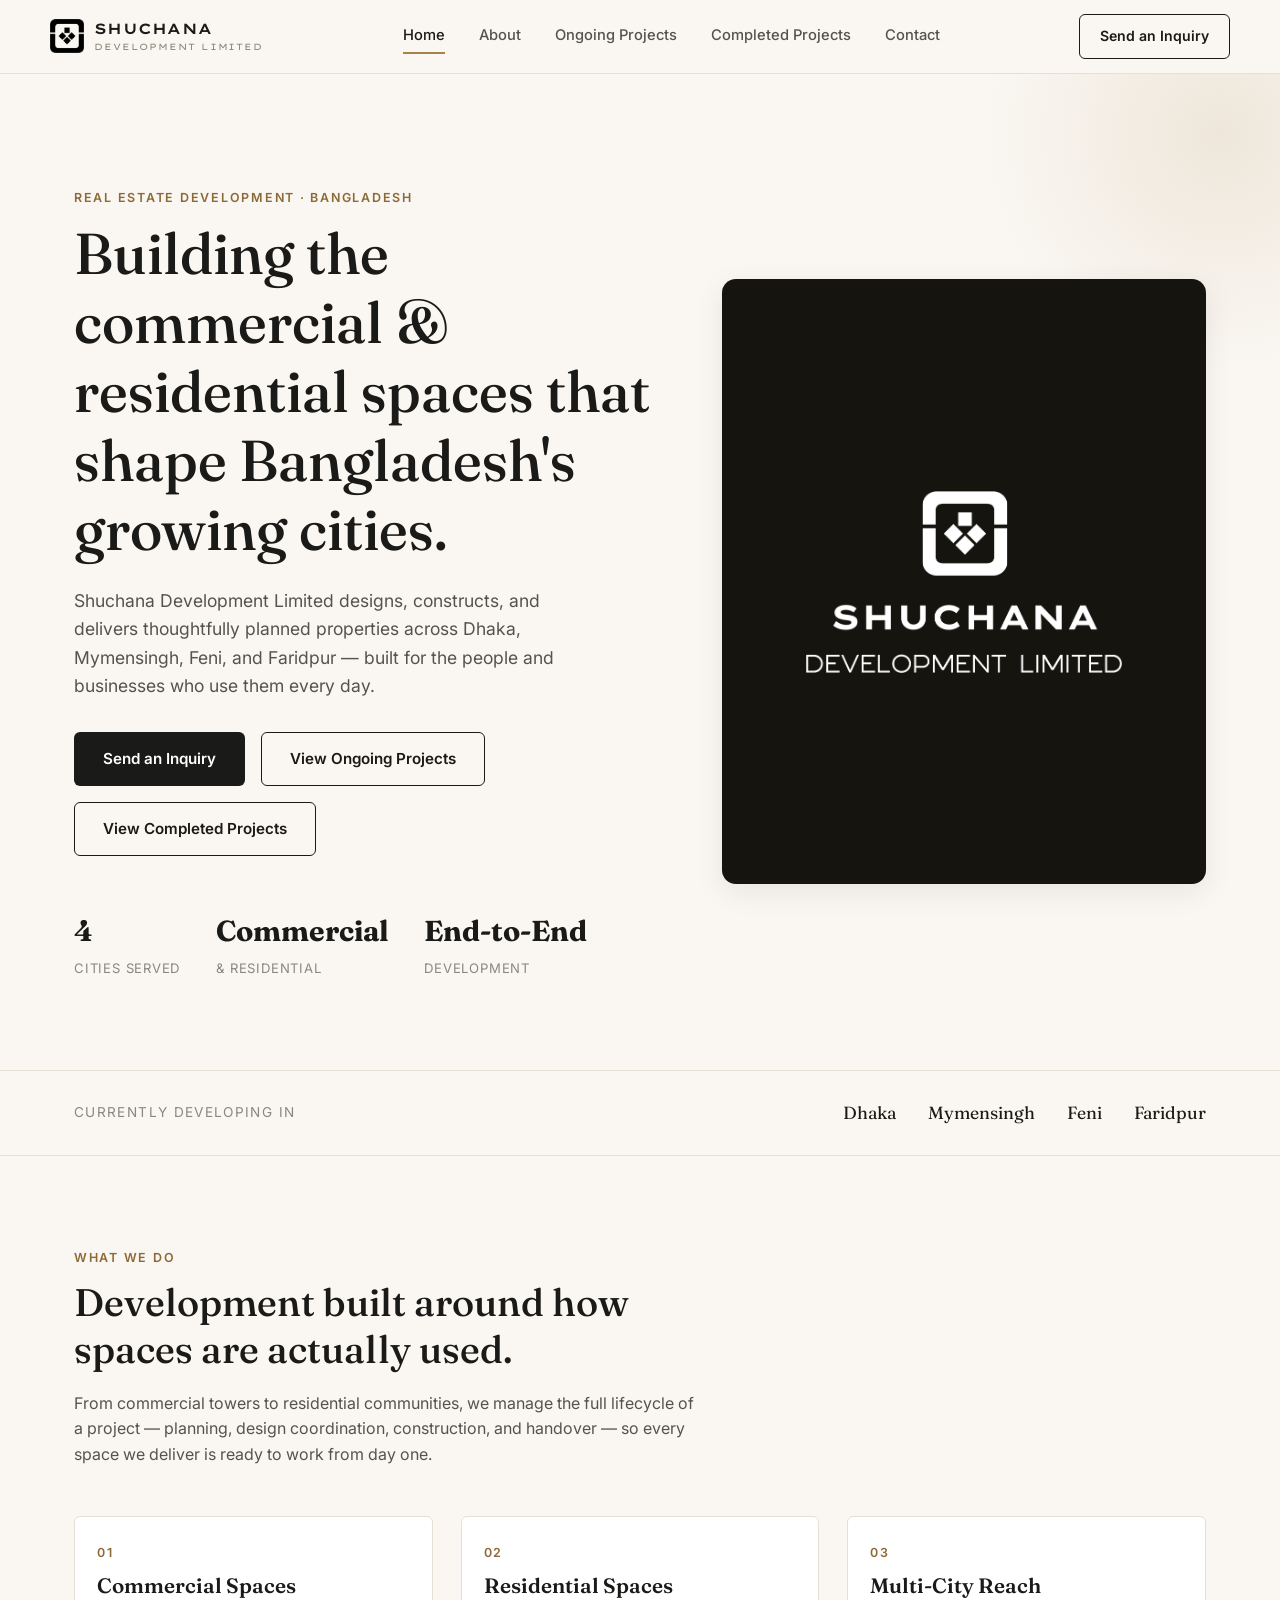
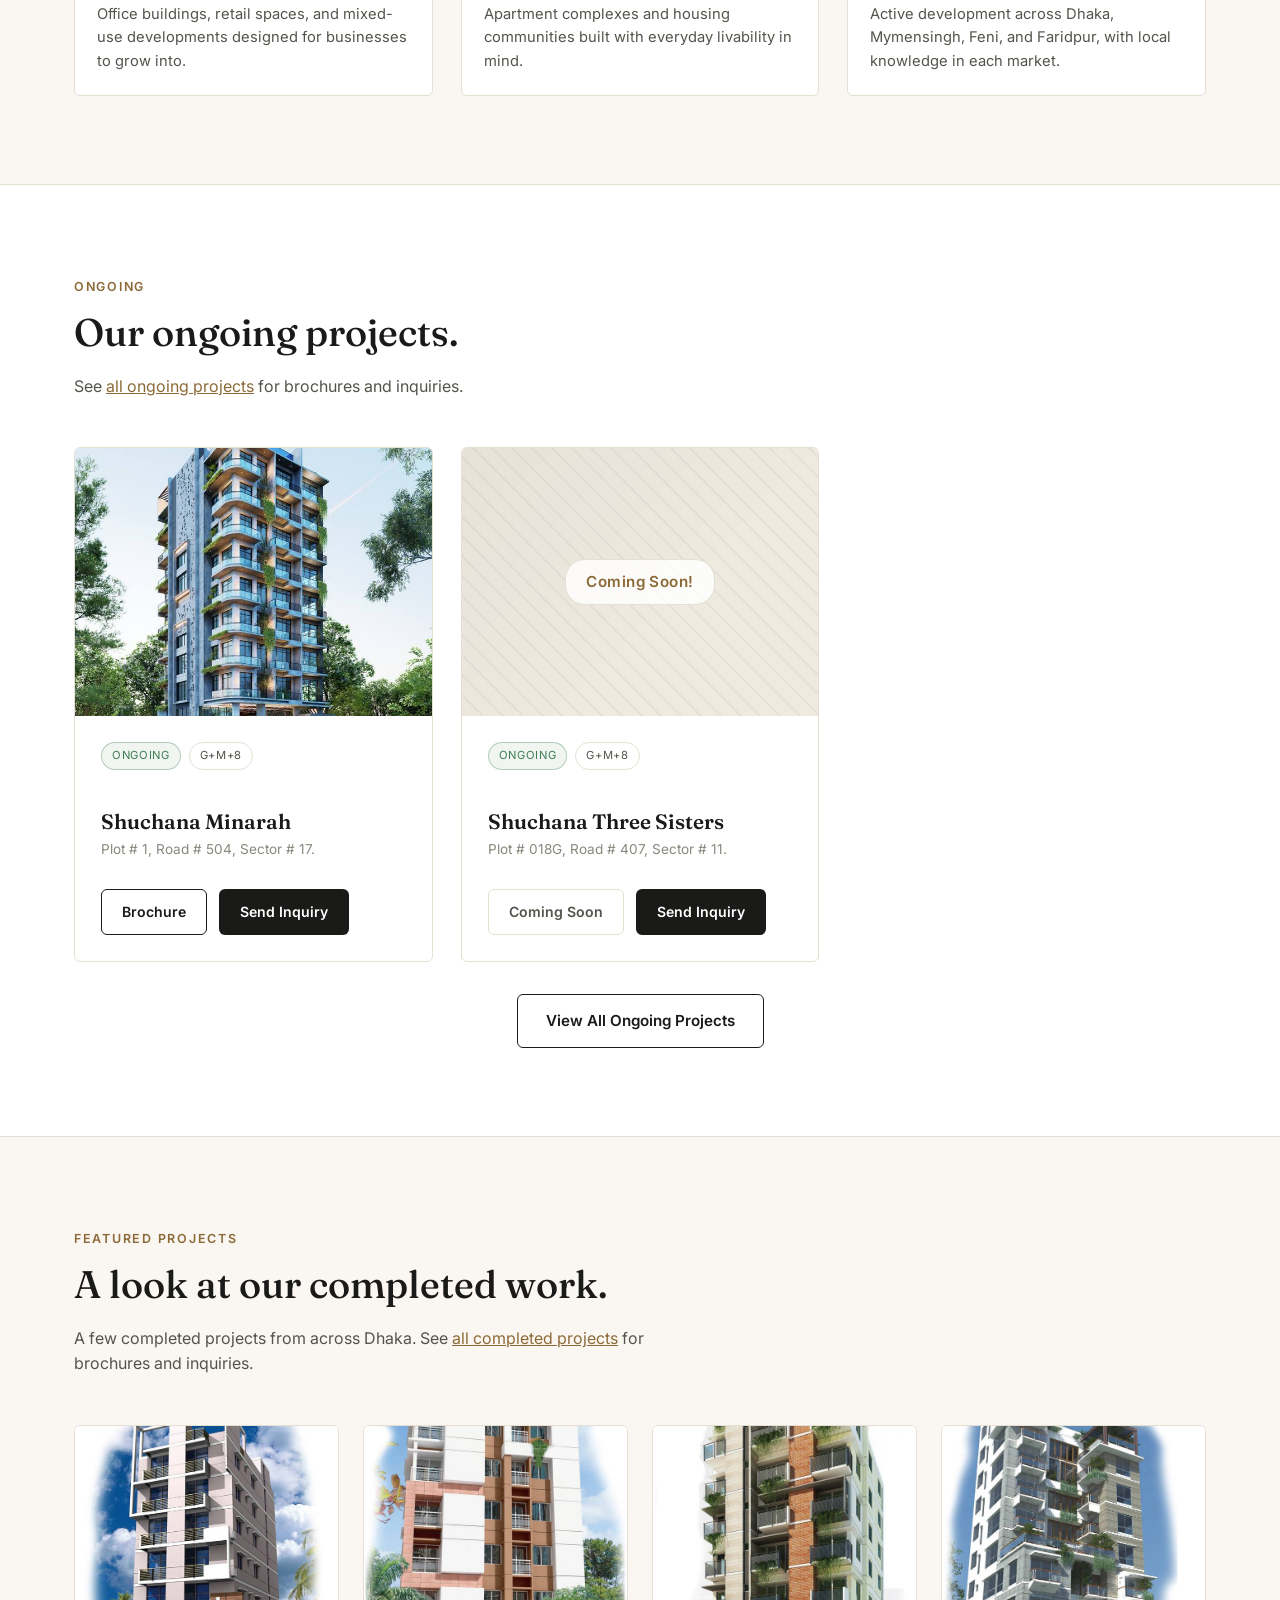
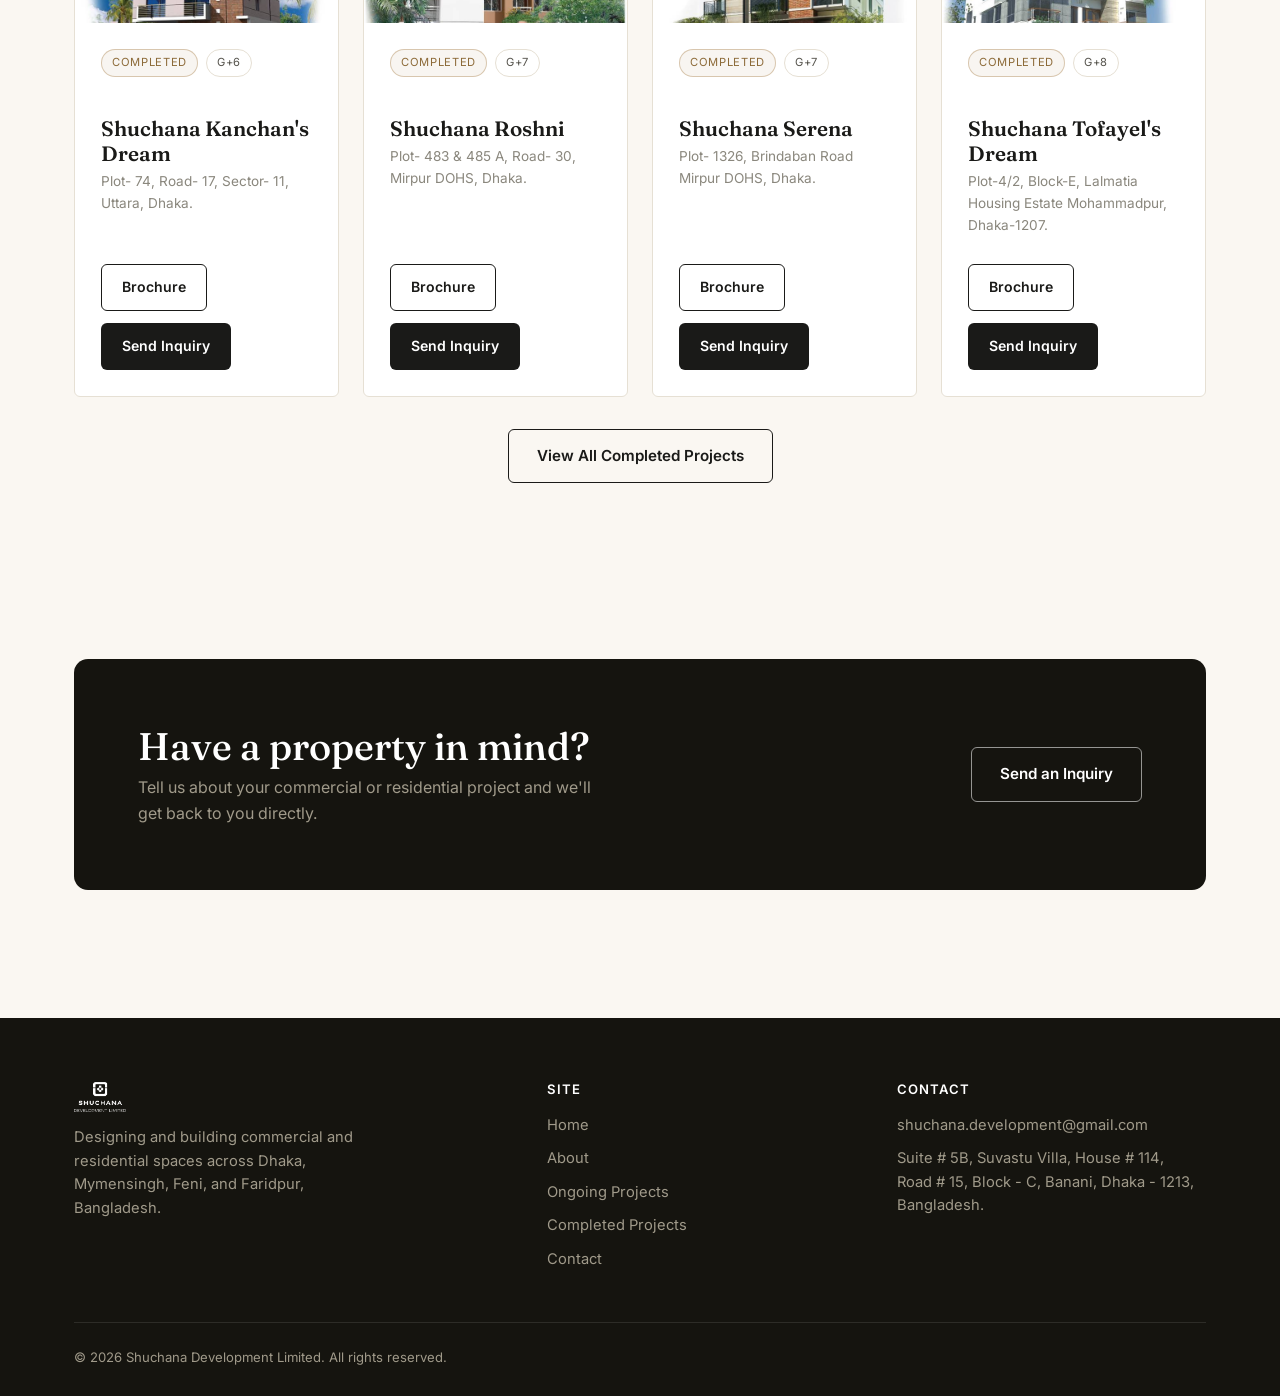
<file: index.html>
<!DOCTYPE html>
<html lang="en">
<head>
<meta charset="UTF-8" />
<meta name="viewport" content="width=device-width, initial-scale=1.0" />
<title>Shuchana Development Limited | Real Estate in Bangladesh</title>
<meta name="description" content="Shuchana Development Limited designs and builds commercial and residential spaces across Dhaka, Mymensingh, Feni, and Faridpur, Bangladesh." />
<link rel="icon" type="image/png" href="assets/images/icon-32.png" />
<link rel="apple-touch-icon" href="assets/images/apple-touch-icon.png" />
<link rel="preconnect" href="https://fonts.googleapis.com" />
<link rel="preconnect" href="https://fonts.gstatic.com" crossorigin />
<link href="https://fonts.googleapis.com/css2?family=Fraunces:wght@400;500;600&family=Inter:wght@400;500;600;700&family=Lexend+Tera:wght@400;500;600;700&display=swap" rel="stylesheet" />
<link rel="stylesheet" href="css/style.css" />
<link rel="canonical" href="https://shuchana-development-ltd.github.io/website/" />
<meta property="og:type" content="website" />
<meta property="og:site_name" content="Shuchana Development Limited" />
<meta property="og:title" content="Shuchana Development Limited | Real Estate in Bangladesh" />
<meta property="og:description" content="Shuchana Development Limited designs and builds commercial and residential spaces across Dhaka, Mymensingh, Feni, and Faridpur, Bangladesh." />
<meta property="og:url" content="https://shuchana-development-ltd.github.io/website/" />
<meta property="og:image" content="https://shuchana-development-ltd.github.io/website/assets/images/og-cover.jpg" />
<meta property="og:image:width" content="1200" />
<meta property="og:image:height" content="630" />
<meta property="og:locale" content="en_US" />
<meta name="twitter:card" content="summary_large_image" />
<meta name="twitter:title" content="Shuchana Development Limited | Real Estate in Bangladesh" />
<meta name="twitter:description" content="Shuchana Development Limited designs and builds commercial and residential spaces across Dhaka, Mymensingh, Feni, and Faridpur, Bangladesh." />
<meta name="twitter:image" content="https://shuchana-development-ltd.github.io/website/assets/images/og-cover.jpg" />
<script type="application/ld+json">
{
  "@context": "https://schema.org",
  "@type": "Organization",
  "name": "Shuchana Development Limited",
  "url": "https://shuchana-development-ltd.github.io/website/",
  "logo": "https://shuchana-development-ltd.github.io/website/assets/images/logo-full-black.png",
  "image": "https://shuchana-development-ltd.github.io/website/assets/images/og-cover.jpg",
  "description": "Shuchana Development Limited designs and builds commercial and residential real estate across Dhaka, Mymensingh, Feni, and Faridpur, Bangladesh.",
  "email": "shuchana.development@gmail.com",
  "address": {
    "@type": "PostalAddress",
    "streetAddress": "Suite # 5B, Suvastu Villa, House # 114, Road # 15, Block - C, Banani",
    "addressLocality": "Dhaka",
    "postalCode": "1213",
    "addressCountry": "Bangladesh"
  },
  "areaServed": ["Dhaka", "Mymensingh", "Feni", "Faridpur"]
}
</script>
</head>
<body>

<header class="site-header">
  <div class="container nav">
    <a href="index.html" class="brand">
      <img src="assets/images/logo-icon-black.png" alt="Shuchana Development Limited" />
      <span class="brand-text">Shuchana<span>Development Limited</span></span>
    </a>
    <nav class="nav-links" id="navLinks">
      <a href="index.html" class="active">Home</a>
      <a href="about.html">About</a>
      <a href="ongoing-projects.html">Ongoing Projects</a>
      <a href="projects.html">Completed Projects</a>
      <a href="contact.html">Contact</a>
    </nav>
    <div class="nav-cta">
      <a href="contact.html" class="btn btn-outline">Send an Inquiry</a>
      <button class="nav-toggle" id="navToggle" aria-label="Toggle menu" aria-expanded="false">
        <span></span><span></span><span></span>
      </button>
    </div>
  </div>
</header>

<section class="hero">
  <div class="container hero-grid">
    <div>
      <span class="eyebrow">Real Estate Development · Bangladesh</span>
      <h1>Building the commercial &amp; residential spaces that shape Bangladesh's growing cities.</h1>
      <p class="hero-lede">Shuchana Development Limited designs, constructs, and delivers thoughtfully planned properties across Dhaka, Mymensingh, Feni, and Faridpur — built for the people and businesses who use them every day.</p>
      <div class="hero-actions">
        <a href="contact.html" class="btn btn-primary">Send an Inquiry</a>
        <a href="ongoing-projects.html" class="btn btn-outline">View Ongoing Projects</a>
        <a href="projects.html" class="btn btn-outline">View Completed Projects</a>
      </div>
      <div class="hero-stats">
        <div class="hero-stat">
          <strong>4</strong>
          <span>Cities Served</span>
        </div>
        <div class="hero-stat">
          <strong>Commercial</strong>
          <span>&amp; Residential</span>
        </div>
        <div class="hero-stat">
          <strong>End&#8209;to&#8209;End</strong>
          <span>Development</span>
        </div>
      </div>
    </div>
    <div class="hero-art">
      <img src="assets/images/logo-full-white.png" alt="Shuchana Development Limited logo" />
    </div>
  </div>
</section>

<div class="locations-strip">
  <div class="container">
    <p>Currently developing in</p>
    <div class="cities">
      <span>Dhaka</span>
      <span>Mymensingh</span>
      <span>Feni</span>
      <span>Faridpur</span>
    </div>
  </div>
</div>

<section>
  <div class="container">
    <div class="section-head">
      <span class="eyebrow">What We Do</span>
      <h2>Development built around how spaces are actually used.</h2>
      <p>From commercial towers to residential communities, we manage the full lifecycle of a project — planning, design coordination, construction, and handover — so every space we deliver is ready to work from day one.</p>
    </div>
    <div class="grid-3">
      <div class="card">
        <div class="card-body">
          <span class="eyebrow">01</span>
          <h3>Commercial Spaces</h3>
          <p class="desc">Office buildings, retail spaces, and mixed-use developments designed for businesses to grow into.</p>
        </div>
      </div>
      <div class="card">
        <div class="card-body">
          <span class="eyebrow">02</span>
          <h3>Residential Spaces</h3>
          <p class="desc">Apartment complexes and housing communities built with everyday livability in mind.</p>
        </div>
      </div>
      <div class="card">
        <div class="card-body">
          <span class="eyebrow">03</span>
          <h3>Multi-City Reach</h3>
          <p class="desc">Active development across Dhaka, Mymensingh, Feni, and Faridpur, with local knowledge in each market.</p>
        </div>
      </div>
    </div>
  </div>
</section>

<section style="background: var(--color-surface); border-top: 1px solid var(--color-line); border-bottom: 1px solid var(--color-line);">
  <div class="container">
    <div class="section-head">
      <span class="eyebrow">Ongoing</span>
      <h2>Our ongoing projects.</h2>
      <p>See <a href="ongoing-projects.html" style="color: var(--color-accent-dark); text-decoration: underline;">all ongoing projects</a> for brochures and inquiries.</p>
    </div>
    <div class="grid-3">
      <div class="card project-card">
        <a href="assets/brochures/shuchana-minarah.pdf" target="_blank" rel="noopener" class="project-photo-link" aria-label="View Shuchana Minarah brochure">
          <img src="assets/images/projects/shuchana-minarah.jpg" alt="Shuchana Minarah" loading="lazy" />
        </a>
        <div class="card-body">
          <div class="tag-row">
            <span class="tag status-open">Ongoing</span>
            <span class="tag">G+M+8</span>
          </div>
          <h3>Shuchana Minarah</h3>
          <p class="location">Plot # 1, Road # 504, Sector # 17.</p>
          <div class="card-actions">
            <a href="assets/brochures/shuchana-minarah.pdf" target="_blank" rel="noopener" class="btn btn-outline">Brochure</a>
            <a href="contact.html?project=Shuchana%20Minarah" class="btn btn-primary">Send Inquiry</a>
          </div>
        </div>
      </div>
      <div class="card project-card">
        <div class="project-photo-link" aria-label="Shuchana Three Sisters brochure coming soon">
          <div class="placeholder-img coming-soon-emphasis" data-label="Coming Soon!"></div>
        </div>
        <div class="card-body">
          <div class="tag-row">
            <span class="tag status-open">Ongoing</span>
            <span class="tag">G+M+8</span>
          </div>
          <h3>Shuchana Three Sisters</h3>
          <p class="location">Plot # 018G, Road # 407, Sector # 11.</p>
          <div class="card-actions">
            <span class="btn btn-disabled" aria-disabled="true">Coming Soon</span>
            <a href="contact.html?project=Shuchana%20Three%20Sisters" class="btn btn-primary">Send Inquiry</a>
          </div>
        </div>
      </div>
    </div>
    <div class="text-center" style="margin-top: 32px;">
      <a href="ongoing-projects.html" class="btn btn-outline">View All Ongoing Projects</a>
    </div>
  </div>
</section>

<section>
  <div class="container">
    <div class="section-head">
      <span class="eyebrow">Featured Projects</span>
      <h2>A look at our completed work.</h2>
      <p>A few completed projects from across Dhaka. See <a href="projects.html" style="color: var(--color-accent-dark); text-decoration: underline;">all completed projects</a> for brochures and inquiries.</p>
    </div>
    <div class="grid-4">

      <div class="card project-card">
        <a href="assets/brochures/shuchana-kanchans-dream.pdf" target="_blank" rel="noopener" class="project-photo-link" aria-label="View Shuchana Kanchan&#x27;s Dream brochure">
          <img src="assets/images/projects/shuchana-kanchans-dream.jpg" alt="Shuchana Kanchan's Dream" loading="lazy" />
        </a>
        <div class="card-body">
          <div class="tag-row">
            <span class="tag status">Completed</span>
            <span class="tag">G+6</span>
          </div>
          <h3>Shuchana Kanchan&#x27;s Dream</h3>
          <p class="location">Plot- 74, Road- 17, Sector- 11, Uttara, Dhaka.</p>
          <div class="card-actions">
            <a href="assets/brochures/shuchana-kanchans-dream.pdf" target="_blank" rel="noopener" class="btn btn-outline">Brochure</a>
            <a href="contact.html?project=Shuchana%20Kanchan%27s%20Dream" class="btn btn-primary">Send Inquiry</a>
          </div>
        </div>
      </div>

      <div class="card project-card">
        <a href="assets/brochures/shuchana-roshni.pdf" target="_blank" rel="noopener" class="project-photo-link" aria-label="View Shuchana Roshni brochure">
          <img src="assets/images/projects/shuchana-roshni.jpg" alt="Shuchana Roshni" loading="lazy" />
        </a>
        <div class="card-body">
          <div class="tag-row">
            <span class="tag status">Completed</span>
            <span class="tag">G+7</span>
          </div>
          <h3>Shuchana Roshni</h3>
          <p class="location">Plot- 483 &amp; 485 A, Road- 30, Mirpur DOHS, Dhaka.</p>
          <div class="card-actions">
            <a href="assets/brochures/shuchana-roshni.pdf" target="_blank" rel="noopener" class="btn btn-outline">Brochure</a>
            <a href="contact.html?project=Shuchana%20Roshni" class="btn btn-primary">Send Inquiry</a>
          </div>
        </div>
      </div>

      <div class="card project-card">
        <a href="assets/brochures/shuchana-serena.pdf" target="_blank" rel="noopener" class="project-photo-link" aria-label="View Shuchana Serena brochure">
          <img src="assets/images/projects/shuchana-serena.jpg" alt="Shuchana Serena" loading="lazy" />
        </a>
        <div class="card-body">
          <div class="tag-row">
            <span class="tag status">Completed</span>
            <span class="tag">G+7</span>
          </div>
          <h3>Shuchana Serena</h3>
          <p class="location">Plot- 1326, Brindaban Road Mirpur DOHS, Dhaka.</p>
          <div class="card-actions">
            <a href="assets/brochures/shuchana-serena.pdf" target="_blank" rel="noopener" class="btn btn-outline">Brochure</a>
            <a href="contact.html?project=Shuchana%20Serena" class="btn btn-primary">Send Inquiry</a>
          </div>
        </div>
      </div>

      <div class="card project-card">
        <a href="assets/brochures/shuchana-tofayels-dream.pdf" target="_blank" rel="noopener" class="project-photo-link" aria-label="View Shuchana Tofayel&#x27;s Dream brochure">
          <img src="assets/images/projects/shuchana-tofayels-dream.jpg" alt="Shuchana Tofayel's Dream" loading="lazy" />
        </a>
        <div class="card-body">
          <div class="tag-row">
            <span class="tag status">Completed</span>
            <span class="tag">G+8</span>
          </div>
          <h3>Shuchana Tofayel&#x27;s Dream</h3>
          <p class="location">Plot-4/2, Block-E, Lalmatia Housing Estate Mohammadpur, Dhaka-1207.</p>
          <div class="card-actions">
            <a href="assets/brochures/shuchana-tofayels-dream.pdf" target="_blank" rel="noopener" class="btn btn-outline">Brochure</a>
            <a href="contact.html?project=Shuchana%20Tofayel%27s%20Dream" class="btn btn-primary">Send Inquiry</a>
          </div>
        </div>
      </div>

    </div>
    <div class="text-center" style="margin-top: 32px;">
      <a href="projects.html" class="btn btn-outline">View All Completed Projects</a>
    </div>
  </div>
</section>

<section>
  <div class="container">
    <div class="cta-banner">
      <div>
        <h2>Have a property in mind?</h2>
        <p>Tell us about your commercial or residential project and we'll get back to you directly.</p>
      </div>
      <a href="contact.html" class="btn btn-outline on-dark">Send an Inquiry</a>
    </div>
  </div>
</section>

<footer class="site-footer">
  <div class="container">
    <div class="footer-grid">
      <div class="footer-brand">
        <img src="assets/images/logo-full-white.png" alt="Shuchana Development Limited" />
        <p>Designing and building commercial and residential spaces across Dhaka, Mymensingh, Feni, and Faridpur, Bangladesh.</p>
      </div>
      <div class="footer-col">
        <h4>Site</h4>
        <a href="index.html">Home</a>
        <a href="about.html">About</a>
        <a href="ongoing-projects.html">Ongoing Projects</a>
        <a href="projects.html">Completed Projects</a>
        <a href="contact.html">Contact</a>
      </div>
      <div class="footer-col">
        <h4>Contact</h4>
        <a href="mailto:shuchana.development@gmail.com">shuchana.development@gmail.com</a>
        <p>Suite&nbsp;#&nbsp;5B, Suvastu&nbsp;Villa, House&nbsp;#&nbsp;114, Road&nbsp;#&nbsp;15, Block&nbsp;-&nbsp;C, Banani, Dhaka&nbsp;-&nbsp;1213, Bangladesh.</p>
      </div>
    </div>
    <div class="footer-bottom">
      <span>&copy; <span id="year"></span> Shuchana Development Limited. All rights reserved.</span>
    </div>
  </div>
</footer>

<script src="js/main.js"></script>
</body>
</html>
</file>
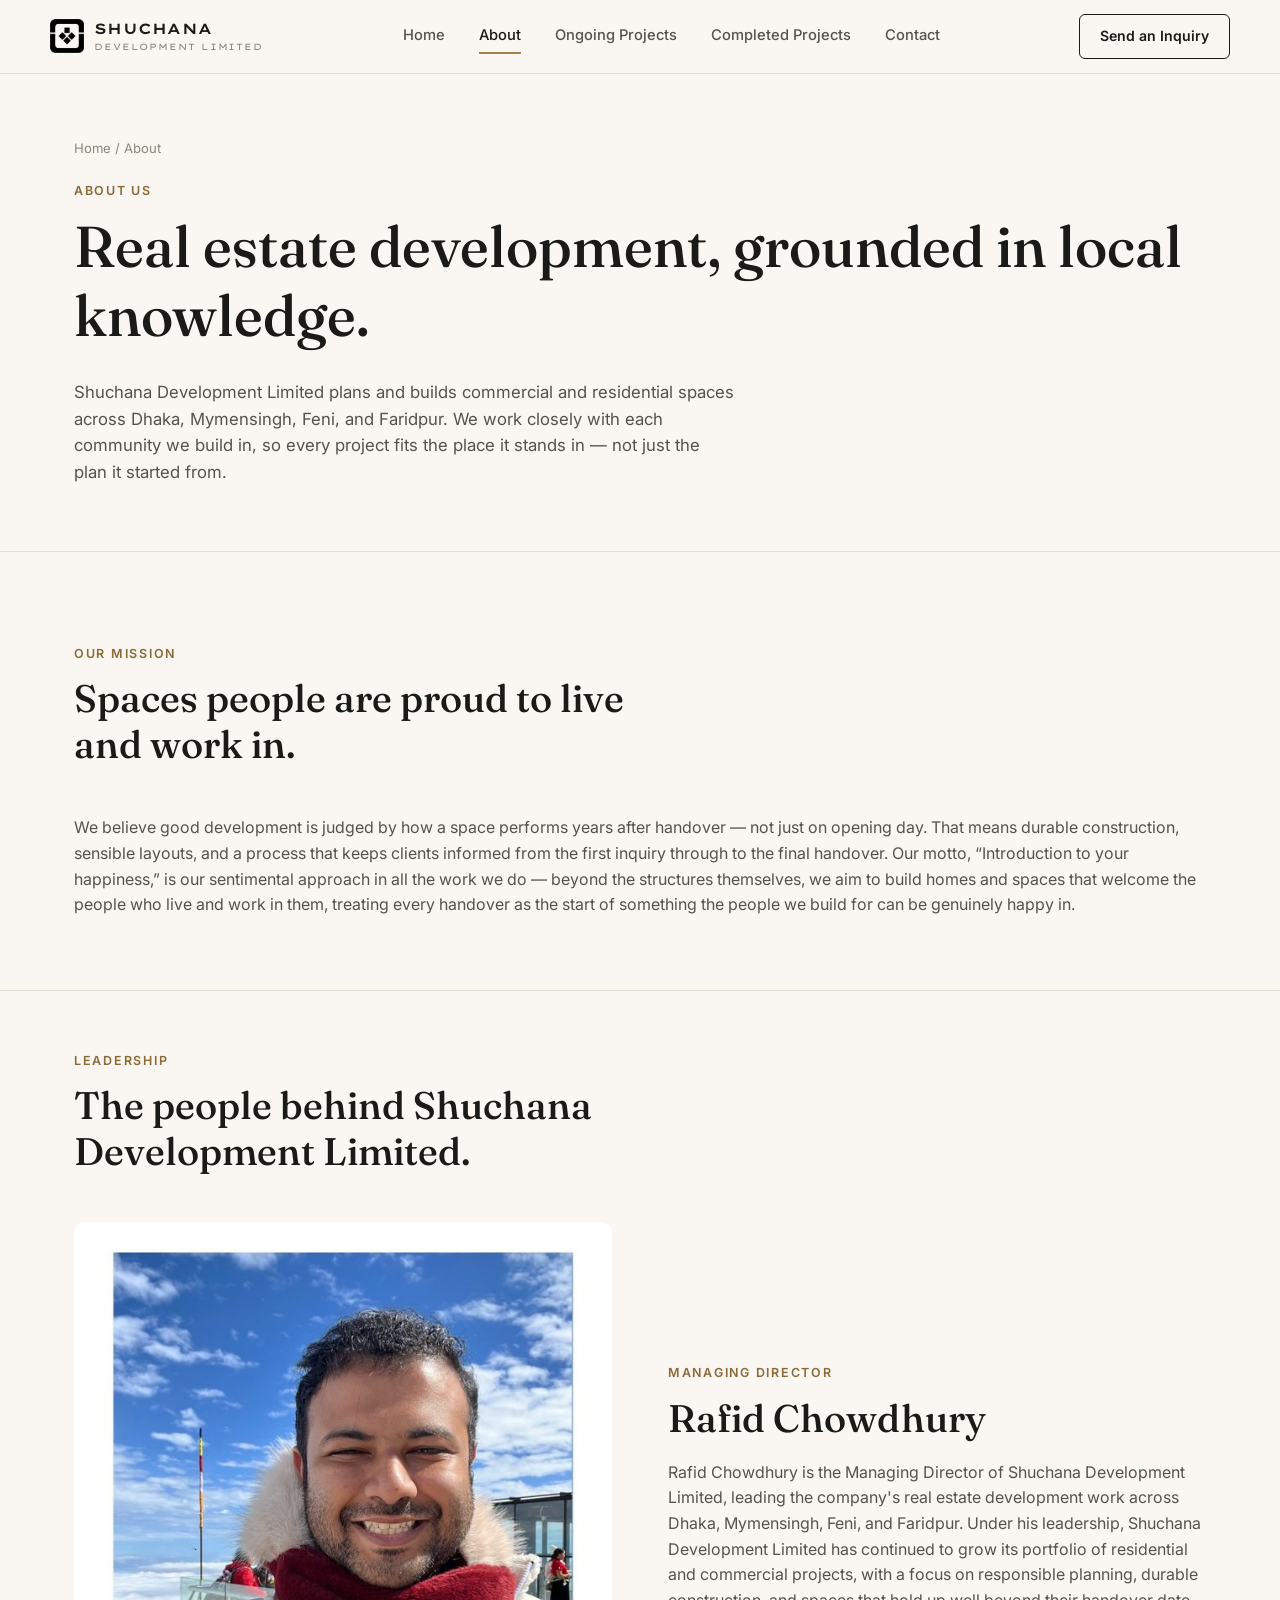
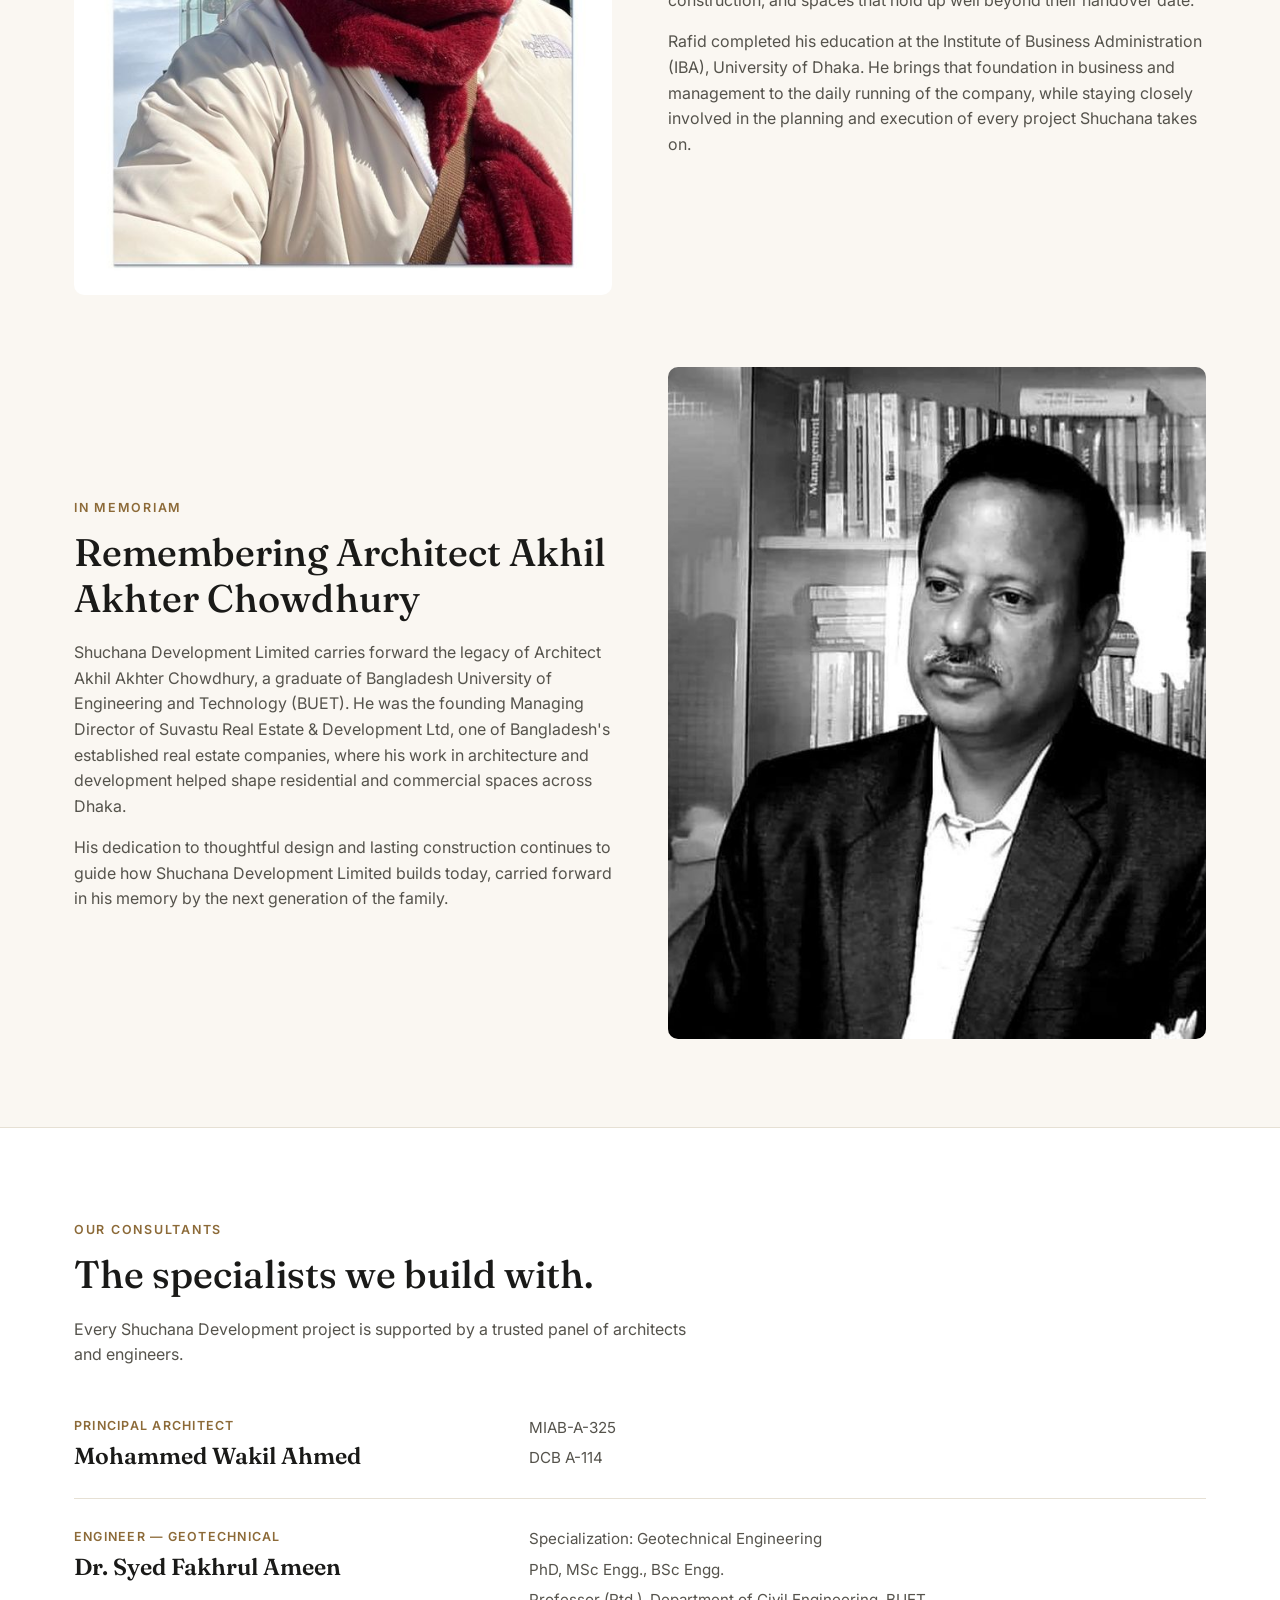
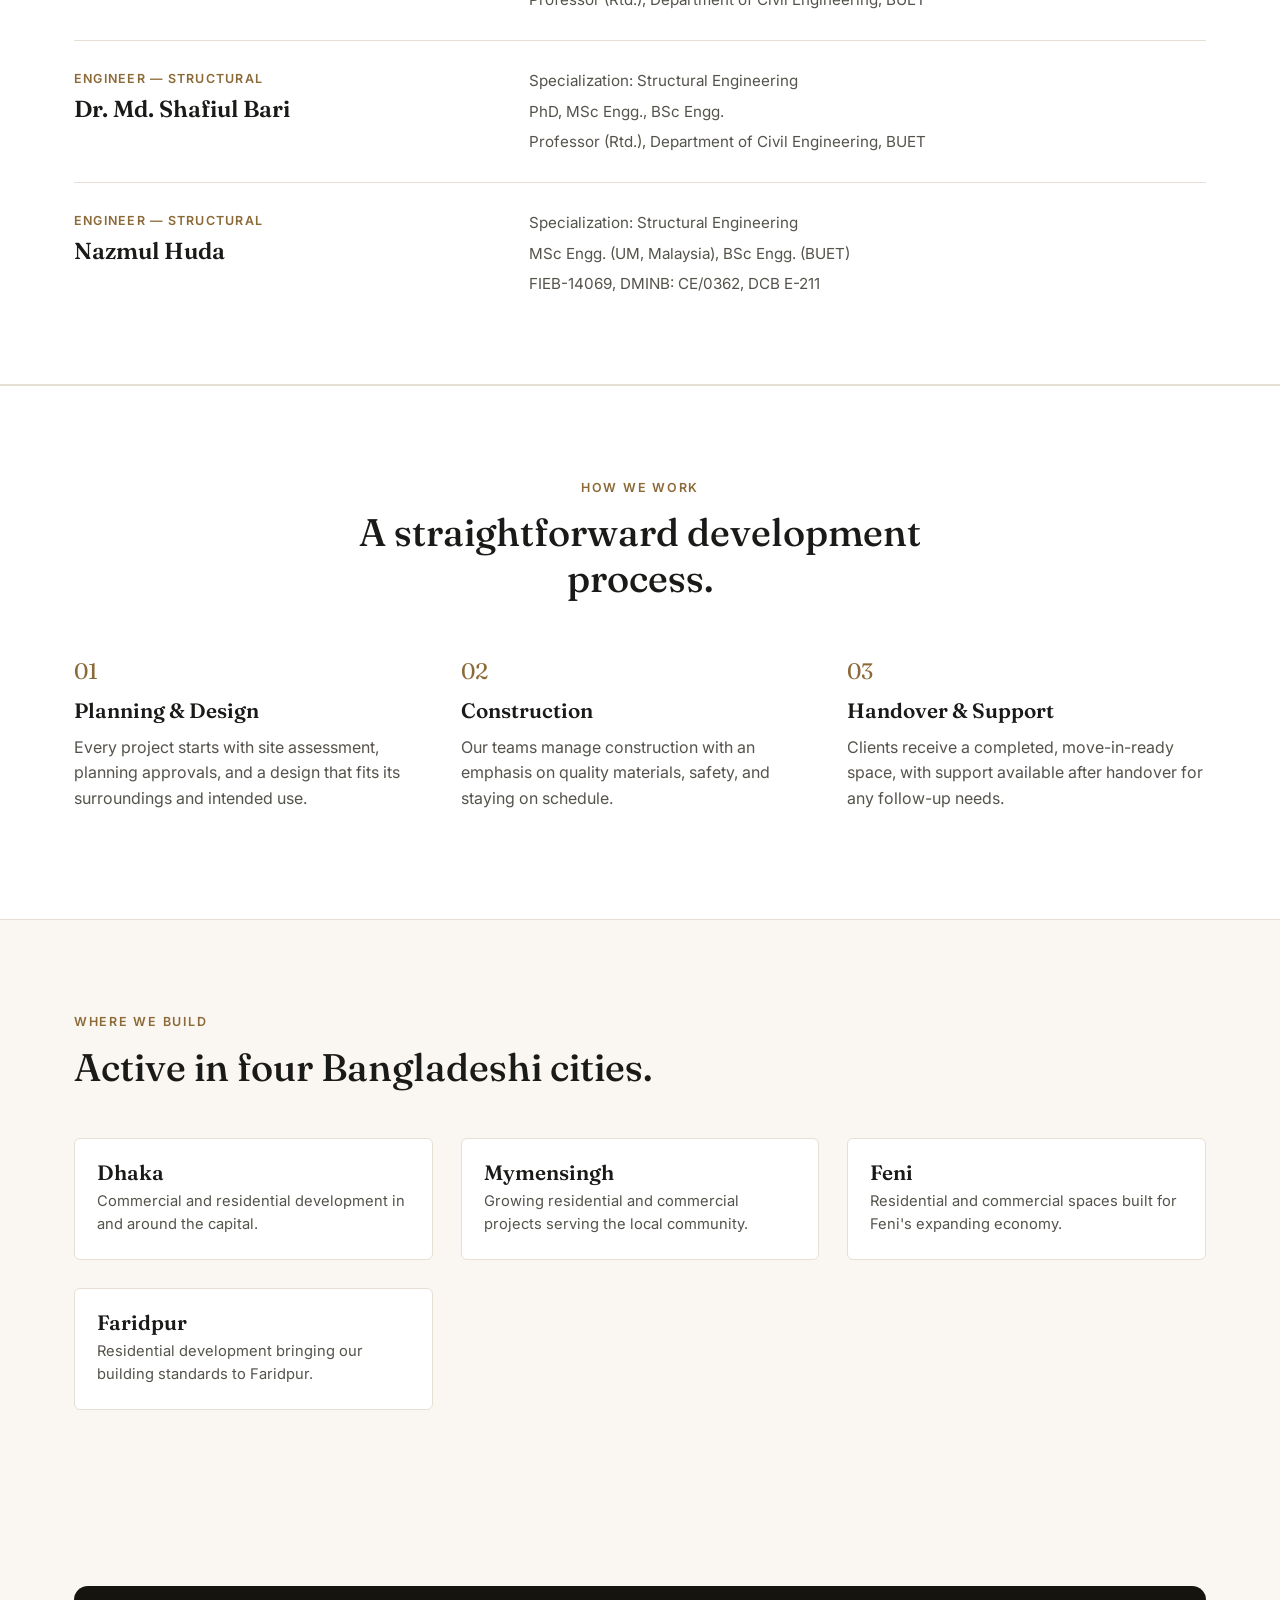
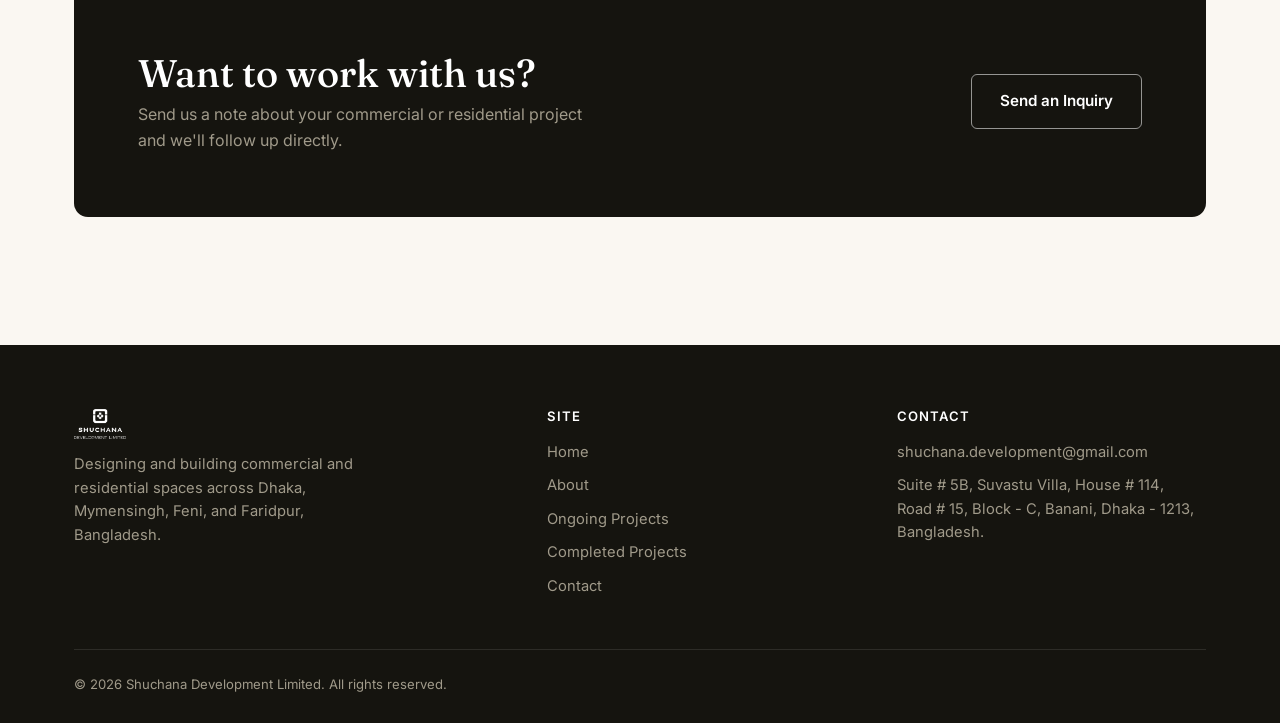
<file: about.html>
<!DOCTYPE html>
<html lang="en">
<head>
<meta charset="UTF-8" />
<meta name="viewport" content="width=device-width, initial-scale=1.0" />
<title>About Us | Shuchana Development Limited</title>
<meta name="description" content="Shuchana Development Limited is a real estate developer building commercial and residential spaces across Dhaka, Mymensingh, Feni, and Faridpur, Bangladesh." />
<link rel="icon" type="image/png" href="assets/images/icon-32.png" />
<link rel="apple-touch-icon" href="assets/images/apple-touch-icon.png" />
<link rel="preconnect" href="https://fonts.googleapis.com" />
<link rel="preconnect" href="https://fonts.gstatic.com" crossorigin />
<link href="https://fonts.googleapis.com/css2?family=Fraunces:wght@400;500;600&family=Inter:wght@400;500;600;700&family=Lexend+Tera:wght@400;500;600;700&display=swap" rel="stylesheet" />
<link rel="stylesheet" href="css/style.css" />
<link rel="canonical" href="https://shuchana-development-ltd.github.io/website/about.html" />
<meta property="og:type" content="website" />
<meta property="og:site_name" content="Shuchana Development Limited" />
<meta property="og:title" content="About Us | Shuchana Development Limited" />
<meta property="og:description" content="Shuchana Development Limited is a real estate developer building commercial and residential spaces across Dhaka, Mymensingh, Feni, and Faridpur, Bangladesh." />
<meta property="og:url" content="https://shuchana-development-ltd.github.io/website/about.html" />
<meta property="og:image" content="https://shuchana-development-ltd.github.io/website/assets/images/og-cover.jpg" />
<meta property="og:image:width" content="1200" />
<meta property="og:image:height" content="630" />
<meta property="og:locale" content="en_US" />
<meta name="twitter:card" content="summary_large_image" />
<meta name="twitter:title" content="About Us | Shuchana Development Limited" />
<meta name="twitter:description" content="Shuchana Development Limited is a real estate developer building commercial and residential spaces across Dhaka, Mymensingh, Feni, and Faridpur, Bangladesh." />
<meta name="twitter:image" content="https://shuchana-development-ltd.github.io/website/assets/images/og-cover.jpg" />
<script type="application/ld+json">
{
  "@context": "https://schema.org",
  "@type": "Organization",
  "name": "Shuchana Development Limited",
  "url": "https://shuchana-development-ltd.github.io/website/",
  "logo": "https://shuchana-development-ltd.github.io/website/assets/images/logo-full-black.png",
  "image": "https://shuchana-development-ltd.github.io/website/assets/images/og-cover.jpg",
  "description": "Shuchana Development Limited designs and builds commercial and residential real estate across Dhaka, Mymensingh, Feni, and Faridpur, Bangladesh.",
  "email": "shuchana.development@gmail.com",
  "address": {
    "@type": "PostalAddress",
    "streetAddress": "Suite # 5B, Suvastu Villa, House # 114, Road # 15, Block - C, Banani",
    "addressLocality": "Dhaka",
    "postalCode": "1213",
    "addressCountry": "Bangladesh"
  },
  "areaServed": ["Dhaka", "Mymensingh", "Feni", "Faridpur"]
}
</script>
</head>
<body>

<header class="site-header">
  <div class="container nav">
    <a href="index.html" class="brand">
      <img src="assets/images/logo-icon-black.png" alt="Shuchana Development Limited" />
      <span class="brand-text">Shuchana<span>Development Limited</span></span>
    </a>
    <nav class="nav-links" id="navLinks">
      <a href="index.html">Home</a>
      <a href="about.html" class="active">About</a>
      <a href="ongoing-projects.html">Ongoing Projects</a>
      <a href="projects.html">Completed Projects</a>
      <a href="contact.html">Contact</a>
    </nav>
    <div class="nav-cta">
      <a href="contact.html" class="btn btn-outline">Send an Inquiry</a>
      <button class="nav-toggle" id="navToggle" aria-label="Toggle menu" aria-expanded="false">
        <span></span><span></span><span></span>
      </button>
    </div>
  </div>
</header>

<section class="page-hero">
  <div class="container">
    <div class="breadcrumb"><a href="index.html">Home</a> / About</div>
    <span class="eyebrow">About Us</span>
    <h1>Real estate development, grounded in local knowledge.</h1>
    <p class="lede">Shuchana Development Limited plans and builds commercial and residential spaces across Dhaka, Mymensingh, Feni, and Faridpur. We work closely with each community we build in, so every project fits the place it stands in — not just the plan it started from.</p>
  </div>
</section>

<section style="padding-bottom: 56px;">
  <div class="container">
    <div class="section-head">
      <span class="eyebrow">Our Mission</span>
      <h2>Spaces people are proud to live and work in.</h2>
    </div>
    <p>We believe good development is judged by how a space performs years after handover — not just on opening day. That means durable construction, sensible layouts, and a process that keeps clients informed from the first inquiry through to the final handover. Our motto, &ldquo;Introduction to your happiness,&rdquo; is our sentimental approach in all the work we do — beyond the structures themselves, we aim to build homes and spaces that welcome the people who live and work in them, treating every handover as the start of something the people we build for can be genuinely happy in.</p>
  </div>
</section>

<section style="padding-top: 56px; border-top: 1px solid var(--color-line);">
  <div class="container">
    <div class="section-head">
      <span class="eyebrow">Leadership</span>
      <h2>The people behind Shuchana Development Limited.</h2>
    </div>

    <div class="about-grid leader-bio">
      <img src="assets/images/team/rafid-chowdhury.jpg" alt="Rafid Chowdhury, Managing Director of Shuchana Development Limited" class="leader-photo" loading="lazy" />
      <div>
        <span class="eyebrow">Managing Director</span>
        <h2>Rafid Chowdhury</h2>
        <p>Rafid Chowdhury is the Managing Director of Shuchana Development Limited, leading the company's real estate development work across Dhaka, Mymensingh, Feni, and Faridpur. Under his leadership, Shuchana Development Limited has continued to grow its portfolio of residential and commercial projects, with a focus on responsible planning, durable construction, and spaces that hold up well beyond their handover date.</p>
        <p>Rafid completed his education at the Institute of Business Administration (IBA), University of Dhaka. He brings that foundation in business and management to the daily running of the company, while staying closely involved in the planning and execution of every project Shuchana takes on.</p>
      </div>
    </div>

    <div class="about-grid leader-bio" style="margin-top: 72px;">
      <div>
        <span class="eyebrow">In Memoriam</span>
        <h2>Remembering Architect Akhil Akhter Chowdhury</h2>
        <p>Shuchana Development Limited carries forward the legacy of Architect Akhil Akhter Chowdhury, a graduate of Bangladesh University of Engineering and Technology (BUET). He was the founding Managing Director of Suvastu Real Estate &amp; Development Ltd, one of Bangladesh's established real estate companies, where his work in architecture and development helped shape residential and commercial spaces across Dhaka.</p>
        <p>His dedication to thoughtful design and lasting construction continues to guide how Shuchana Development Limited builds today, carried forward in his memory by the next generation of the family.</p>
      </div>
      <img src="assets/images/team/akhil-akhter-chowdhury.jpg" alt="Architect Akhil Akhter Chowdhury" class="leader-photo" loading="lazy" />
    </div>
  </div>
</section>

<section style="background: var(--color-surface); border-top: 1px solid var(--color-line); border-bottom: 1px solid var(--color-line);">
  <div class="container">
    <div class="section-head">
      <span class="eyebrow">Our Consultants</span>
      <h2>The specialists we build with.</h2>
      <p>Every Shuchana Development project is supported by a trusted panel of architects and engineers.</p>
    </div>

    <div class="consultant-list">
      <div class="consultant-item">
        <div>
          <span class="consultant-role">Principal Architect</span>
          <h3 class="consultant-name">Mohammed Wakil Ahmed</h3>
        </div>
        <div class="consultant-details">
          <p>MIAB-A-325</p>
          <p>DCB A-114</p>
        </div>
      </div>

      <div class="consultant-item">
        <div>
          <span class="consultant-role">Engineer &mdash; Geotechnical</span>
          <h3 class="consultant-name">Dr. Syed Fakhrul Ameen</h3>
        </div>
        <div class="consultant-details">
          <p>Specialization: Geotechnical Engineering</p>
          <p>PhD, MSc Engg., BSc Engg.</p>
          <p>Professor (Rtd.), Department of Civil Engineering, BUET</p>
        </div>
      </div>

      <div class="consultant-item">
        <div>
          <span class="consultant-role">Engineer &mdash; Structural</span>
          <h3 class="consultant-name">Dr. Md. Shafiul Bari</h3>
        </div>
        <div class="consultant-details">
          <p>Specialization: Structural Engineering</p>
          <p>PhD, MSc Engg., BSc Engg.</p>
          <p>Professor (Rtd.), Department of Civil Engineering, BUET</p>
        </div>
      </div>

      <div class="consultant-item">
        <div>
          <span class="consultant-role">Engineer &mdash; Structural</span>
          <h3 class="consultant-name">Nazmul Huda</h3>
        </div>
        <div class="consultant-details">
          <p>Specialization: Structural Engineering</p>
          <p>MSc Engg. (UM, Malaysia), BSc Engg. (BUET)</p>
          <p>FIEB-14069, DMINB: CE/0362, DCB E-211</p>
        </div>
      </div>
    </div>
  </div>
</section>

<section style="background: var(--color-surface); border-top: 1px solid var(--color-line); border-bottom: 1px solid var(--color-line);">
  <div class="container">
    <div class="section-head center">
      <span class="eyebrow">How We Work</span>
      <h2>A straightforward development process.</h2>
    </div>
    <div class="grid-3">
      <div class="value-item">
        <span class="num">01</span>
        <h3>Planning &amp; Design</h3>
        <p>Every project starts with site assessment, planning approvals, and a design that fits its surroundings and intended use.</p>
      </div>
      <div class="value-item">
        <span class="num">02</span>
        <h3>Construction</h3>
        <p>Our teams manage construction with an emphasis on quality materials, safety, and staying on schedule.</p>
      </div>
      <div class="value-item">
        <span class="num">03</span>
        <h3>Handover &amp; Support</h3>
        <p>Clients receive a completed, move-in-ready space, with support available after handover for any follow-up needs.</p>
      </div>
    </div>
  </div>
</section>

<section>
  <div class="container">
    <div class="section-head">
      <span class="eyebrow">Where We Build</span>
      <h2>Active in four Bangladeshi cities.</h2>
    </div>
    <div class="grid-3">
      <div class="card">
        <div class="card-body">
          <h3>Dhaka</h3>
          <p class="desc">Commercial and residential development in and around the capital.</p>
        </div>
      </div>
      <div class="card">
        <div class="card-body">
          <h3>Mymensingh</h3>
          <p class="desc">Growing residential and commercial projects serving the local community.</p>
        </div>
      </div>
      <div class="card">
        <div class="card-body">
          <h3>Feni</h3>
          <p class="desc">Residential and commercial spaces built for Feni's expanding economy.</p>
        </div>
      </div>
      <div class="card">
        <div class="card-body">
          <h3>Faridpur</h3>
          <p class="desc">Residential development bringing our building standards to Faridpur.</p>
        </div>
      </div>
    </div>
  </div>
</section>

<section>
  <div class="container">
    <div class="cta-banner">
      <div>
        <h2>Want to work with us?</h2>
        <p>Send us a note about your commercial or residential project and we'll follow up directly.</p>
      </div>
      <a href="contact.html" class="btn btn-outline on-dark">Send an Inquiry</a>
    </div>
  </div>
</section>

<footer class="site-footer">
  <div class="container">
    <div class="footer-grid">
      <div class="footer-brand">
        <img src="assets/images/logo-full-white.png" alt="Shuchana Development Limited" />
        <p>Designing and building commercial and residential spaces across Dhaka, Mymensingh, Feni, and Faridpur, Bangladesh.</p>
      </div>
      <div class="footer-col">
        <h4>Site</h4>
        <a href="index.html">Home</a>
        <a href="about.html">About</a>
        <a href="ongoing-projects.html">Ongoing Projects</a>
        <a href="projects.html">Completed Projects</a>
        <a href="contact.html">Contact</a>
      </div>
      <div class="footer-col">
        <h4>Contact</h4>
        <a href="mailto:shuchana.development@gmail.com">shuchana.development@gmail.com</a>
        <p>Suite&nbsp;#&nbsp;5B, Suvastu&nbsp;Villa, House&nbsp;#&nbsp;114, Road&nbsp;#&nbsp;15, Block&nbsp;-&nbsp;C, Banani, Dhaka&nbsp;-&nbsp;1213, Bangladesh.</p>
      </div>
    </div>
    <div class="footer-bottom">
      <span>&copy; <span id="year"></span> Shuchana Development Limited. All rights reserved.</span>
    </div>
  </div>
</footer>

<script src="js/main.js"></script>
</body>
</html>
</file>
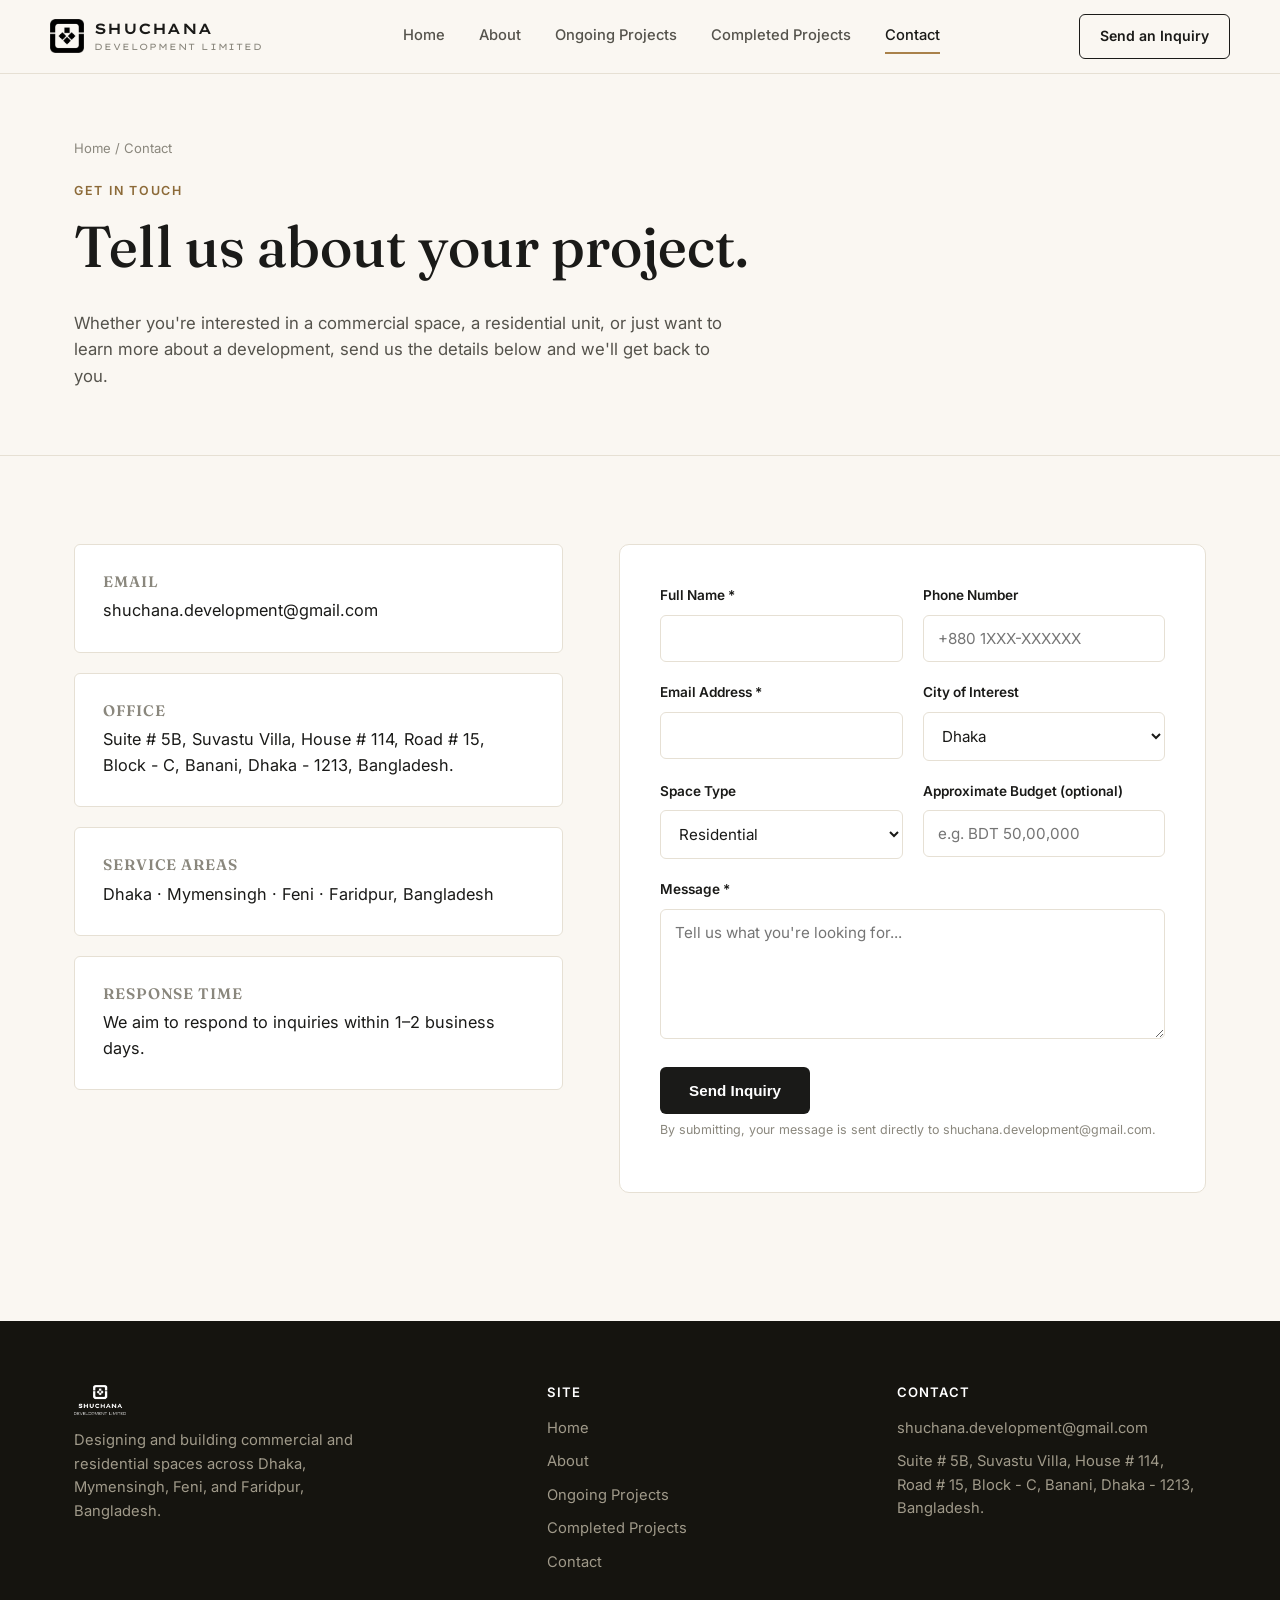
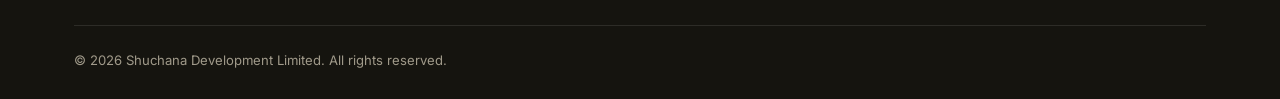
<file: contact.html>
<!DOCTYPE html>
<html lang="en">
<head>
<meta charset="UTF-8" />
<meta name="viewport" content="width=device-width, initial-scale=1.0" />
<title>Contact &amp; Inquiries | Shuchana Development Limited</title>
<meta name="description" content="Send an inquiry to Shuchana Development Limited about commercial or residential real estate projects in Dhaka, Mymensingh, Feni, or Faridpur." />
<link rel="icon" type="image/png" href="assets/images/icon-32.png" />
<link rel="apple-touch-icon" href="assets/images/apple-touch-icon.png" />
<link rel="preconnect" href="https://fonts.googleapis.com" />
<link rel="preconnect" href="https://fonts.gstatic.com" crossorigin />
<link href="https://fonts.googleapis.com/css2?family=Fraunces:wght@400;500;600&family=Inter:wght@400;500;600;700&family=Lexend+Tera:wght@400;500;600;700&display=swap" rel="stylesheet" />
<link rel="stylesheet" href="css/style.css" />
<link rel="canonical" href="https://shuchana-development-ltd.github.io/website/contact.html" />
<meta property="og:type" content="website" />
<meta property="og:site_name" content="Shuchana Development Limited" />
<meta property="og:title" content="Contact &amp; Inquiries | Shuchana Development Limited" />
<meta property="og:description" content="Send an inquiry to Shuchana Development Limited about commercial or residential real estate projects in Dhaka, Mymensingh, Feni, or Faridpur." />
<meta property="og:url" content="https://shuchana-development-ltd.github.io/website/contact.html" />
<meta property="og:image" content="https://shuchana-development-ltd.github.io/website/assets/images/og-cover.jpg" />
<meta property="og:image:width" content="1200" />
<meta property="og:image:height" content="630" />
<meta property="og:locale" content="en_US" />
<meta name="twitter:card" content="summary_large_image" />
<meta name="twitter:title" content="Contact &amp; Inquiries | Shuchana Development Limited" />
<meta name="twitter:description" content="Send an inquiry to Shuchana Development Limited about commercial or residential real estate projects in Dhaka, Mymensingh, Feni, or Faridpur." />
<meta name="twitter:image" content="https://shuchana-development-ltd.github.io/website/assets/images/og-cover.jpg" />
<script type="application/ld+json">
{
  "@context": "https://schema.org",
  "@type": "Organization",
  "name": "Shuchana Development Limited",
  "url": "https://shuchana-development-ltd.github.io/website/",
  "logo": "https://shuchana-development-ltd.github.io/website/assets/images/logo-full-black.png",
  "image": "https://shuchana-development-ltd.github.io/website/assets/images/og-cover.jpg",
  "description": "Shuchana Development Limited designs and builds commercial and residential real estate across Dhaka, Mymensingh, Feni, and Faridpur, Bangladesh.",
  "email": "shuchana.development@gmail.com",
  "address": {
    "@type": "PostalAddress",
    "streetAddress": "Suite # 5B, Suvastu Villa, House # 114, Road # 15, Block - C, Banani",
    "addressLocality": "Dhaka",
    "postalCode": "1213",
    "addressCountry": "Bangladesh"
  },
  "areaServed": ["Dhaka", "Mymensingh", "Feni", "Faridpur"]
}
</script>
</head>
<body>

<header class="site-header">
  <div class="container nav">
    <a href="index.html" class="brand">
      <img src="assets/images/logo-icon-black.png" alt="Shuchana Development Limited" />
      <span class="brand-text">Shuchana<span>Development Limited</span></span>
    </a>
    <nav class="nav-links" id="navLinks">
      <a href="index.html">Home</a>
      <a href="about.html">About</a>
      <a href="ongoing-projects.html">Ongoing Projects</a>
      <a href="projects.html">Completed Projects</a>
      <a href="contact.html" class="active">Contact</a>
    </nav>
    <div class="nav-cta">
      <a href="contact.html" class="btn btn-outline">Send an Inquiry</a>
      <button class="nav-toggle" id="navToggle" aria-label="Toggle menu" aria-expanded="false">
        <span></span><span></span><span></span>
      </button>
    </div>
  </div>
</header>

<section class="page-hero">
  <div class="container">
    <div class="breadcrumb"><a href="index.html">Home</a> / Contact</div>
    <span class="eyebrow">Get In Touch</span>
    <h1>Tell us about your project.</h1>
    <p class="lede">Whether you're interested in a commercial space, a residential unit, or just want to learn more about a development, send us the details below and we'll get back to you.</p>
  </div>
</section>

<section>
  <div class="container contact-grid">

    <div>
      <div class="info-card">
        <h4>Email</h4>
        <a href="mailto:shuchana.development@gmail.com">shuchana.development@gmail.com</a>
      </div>
      <div class="info-card">
        <h4>Office</h4>
        <p>Suite&nbsp;#&nbsp;5B, Suvastu&nbsp;Villa, House&nbsp;#&nbsp;114, Road&nbsp;#&nbsp;15, Block&nbsp;-&nbsp;C, Banani, Dhaka&nbsp;-&nbsp;1213, Bangladesh.</p>
      </div>
      <div class="info-card">
        <h4>Service Areas</h4>
        <p>Dhaka &middot; Mymensingh &middot; Feni &middot; Faridpur, Bangladesh</p>
      </div>
      <div class="info-card">
        <h4>Response Time</h4>
        <p>We aim to respond to inquiries within 1&ndash;2 business days.</p>
      </div>
    </div>

    <div class="form-wrap">
      <!--
        This form submits via FormSubmit.co directly to
        shuchana.development@gmail.com — no backend server required,
        which makes it compatible with static GitHub Pages hosting.

        IMPORTANT (one-time setup): the first submission triggers a
        confirmation email from FormSubmit to shuchana.development@gmail.com.
        Someone must click "Confirm" in that email before future
        submissions will be delivered. See the README for details.
      -->
      <form
        class="inquiry-form"
        action="https://formsubmit.co/shuchana.development@gmail.com"
        method="POST"
      >
        <input type="hidden" name="_subject" value="New inquiry — Shuchana Development website" />
        <input type="hidden" name="_template" value="table" />
        <input type="hidden" name="_captcha" value="true" />
        <input type="hidden" name="_next" id="formNext" value="thank-you.html" />
        <input type="text" name="_honey" class="honeypot" tabindex="-1" autocomplete="off" />

        <div class="form-row">
          <div class="field">
            <label for="name">Full Name *</label>
            <input type="text" id="name" name="Name" required />
          </div>
          <div class="field">
            <label for="phone">Phone Number</label>
            <input type="tel" id="phone" name="Phone" placeholder="+880 1XXX-XXXXXX" />
          </div>
        </div>

        <div class="form-row">
          <div class="field">
            <label for="email">Email Address *</label>
            <input type="email" id="email" name="Email" required />
          </div>
          <div class="field">
            <label for="city">City of Interest</label>
            <select id="city" name="City of Interest">
              <option value="Dhaka">Dhaka</option>
              <option value="Mymensingh">Mymensingh</option>
              <option value="Feni">Feni</option>
              <option value="Faridpur">Faridpur</option>
              <option value="Not sure yet">Not sure yet</option>
            </select>
          </div>
        </div>

        <div class="form-row">
          <div class="field">
            <label for="type">Space Type</label>
            <select id="type" name="Space Type">
              <option value="Residential">Residential</option>
              <option value="Commercial">Commercial</option>
              <option value="Not sure yet">Not sure yet</option>
            </select>
          </div>
          <div class="field">
            <label for="budget">Approximate Budget (optional)</label>
            <input type="text" id="budget" name="Approximate Budget" placeholder="e.g. BDT 50,00,000" />
          </div>
        </div>

        <div class="field">
          <label for="message">Message *</label>
          <textarea id="message" name="Message" required placeholder="Tell us what you're looking for..."></textarea>
        </div>

        <button type="submit" class="btn btn-primary">Send Inquiry</button>
        <p class="field-hint">By submitting, your message is sent directly to shuchana.development@gmail.com.</p>
      </form>
    </div>

  </div>
</section>

<footer class="site-footer">
  <div class="container">
    <div class="footer-grid">
      <div class="footer-brand">
        <img src="assets/images/logo-full-white.png" alt="Shuchana Development Limited" />
        <p>Designing and building commercial and residential spaces across Dhaka, Mymensingh, Feni, and Faridpur, Bangladesh.</p>
      </div>
      <div class="footer-col">
        <h4>Site</h4>
        <a href="index.html">Home</a>
        <a href="about.html">About</a>
        <a href="ongoing-projects.html">Ongoing Projects</a>
        <a href="projects.html">Completed Projects</a>
        <a href="contact.html">Contact</a>
      </div>
      <div class="footer-col">
        <h4>Contact</h4>
        <a href="mailto:shuchana.development@gmail.com">shuchana.development@gmail.com</a>
        <p>Suite&nbsp;#&nbsp;5B, Suvastu&nbsp;Villa, House&nbsp;#&nbsp;114, Road&nbsp;#&nbsp;15, Block&nbsp;-&nbsp;C, Banani, Dhaka&nbsp;-&nbsp;1213, Bangladesh.</p>
      </div>
    </div>
    <div class="footer-bottom">
      <span>&copy; <span id="year"></span> Shuchana Development Limited. All rights reserved.</span>
    </div>
  </div>
</footer>

<script src="js/main.js"></script>
</body>
</html>
</file>
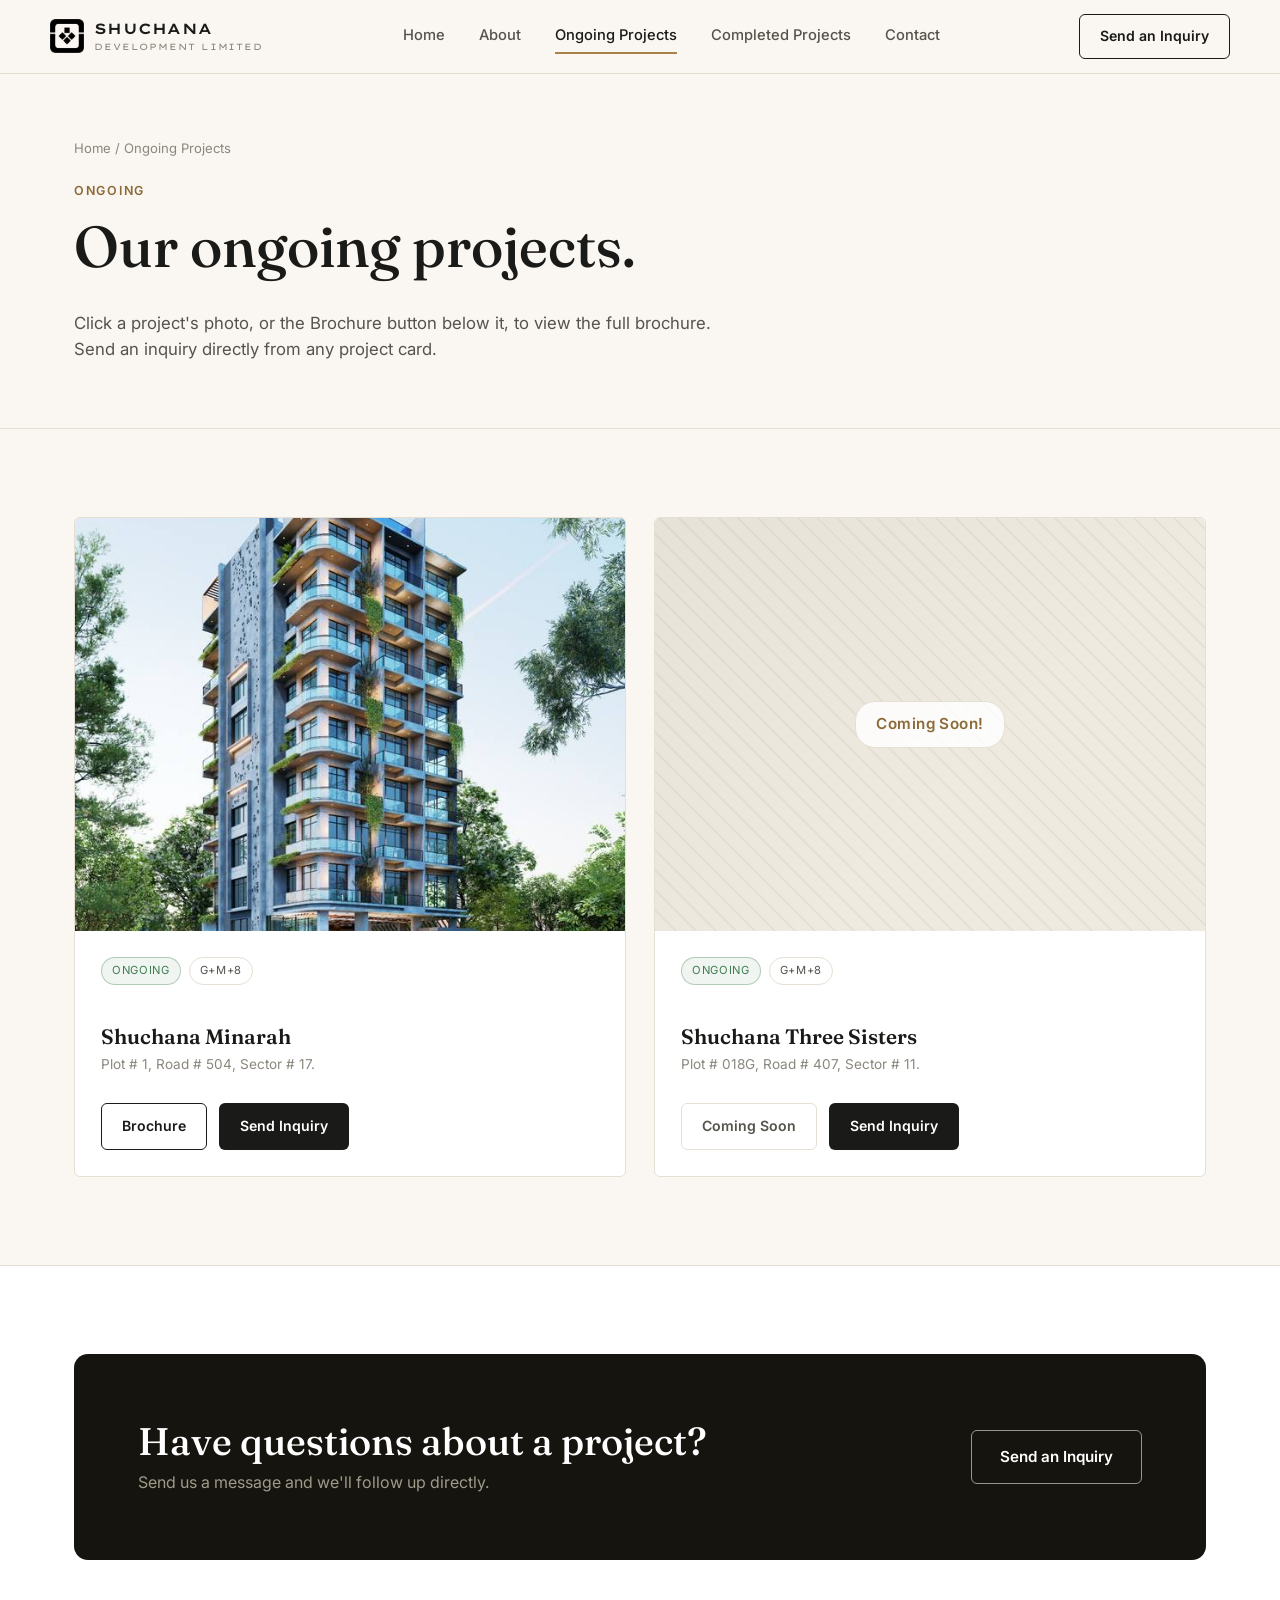
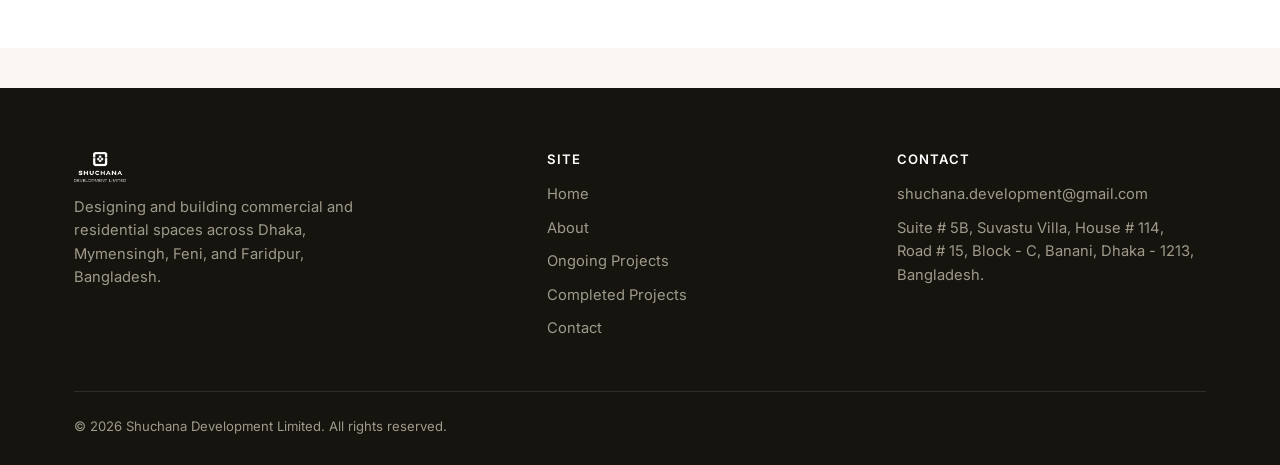
<file: ongoing-projects.html>
<!DOCTYPE html>
<html lang="en">
<head>
<meta charset="UTF-8" />
<meta name="viewport" content="width=device-width, initial-scale=1.0" />
<title>Ongoing Projects | Shuchana Development Limited</title>
<meta name="description" content="Ongoing flats and commercial spaces from Shuchana Development Limited in Dhaka, Mymensingh, Feni, and Faridpur. View brochures and send an inquiry." />
<link rel="icon" type="image/png" href="assets/images/icon-32.png" />
<link rel="apple-touch-icon" href="assets/images/apple-touch-icon.png" />
<link rel="preconnect" href="https://fonts.googleapis.com" />
<link rel="preconnect" href="https://fonts.gstatic.com" crossorigin />
<link href="https://fonts.googleapis.com/css2?family=Fraunces:wght@400;500;600&family=Inter:wght@400;500;600;700&family=Lexend+Tera:wght@400;500;600;700&display=swap" rel="stylesheet" />
<link rel="stylesheet" href="css/style.css" />
<link rel="canonical" href="https://shuchana-development-ltd.github.io/website/ongoing-projects.html" />
<meta property="og:type" content="website" />
<meta property="og:site_name" content="Shuchana Development Limited" />
<meta property="og:title" content="Ongoing Projects | Shuchana Development Limited" />
<meta property="og:description" content="Ongoing flats and commercial spaces from Shuchana Development Limited in Dhaka, Mymensingh, Feni, and Faridpur. View brochures and send an inquiry." />
<meta property="og:url" content="https://shuchana-development-ltd.github.io/website/ongoing-projects.html" />
<meta property="og:image" content="https://shuchana-development-ltd.github.io/website/assets/images/og-cover.jpg" />
<meta property="og:image:width" content="1200" />
<meta property="og:image:height" content="630" />
<meta property="og:locale" content="en_US" />
<meta name="twitter:card" content="summary_large_image" />
<meta name="twitter:title" content="Ongoing Projects | Shuchana Development Limited" />
<meta name="twitter:description" content="Ongoing flats and commercial spaces from Shuchana Development Limited in Dhaka, Mymensingh, Feni, and Faridpur. View brochures and send an inquiry." />
<meta name="twitter:image" content="https://shuchana-development-ltd.github.io/website/assets/images/og-cover.jpg" />
<script type="application/ld+json">
{
  "@context": "https://schema.org",
  "@type": "Organization",
  "name": "Shuchana Development Limited",
  "url": "https://shuchana-development-ltd.github.io/website/",
  "logo": "https://shuchana-development-ltd.github.io/website/assets/images/logo-full-black.png",
  "image": "https://shuchana-development-ltd.github.io/website/assets/images/og-cover.jpg",
  "description": "Shuchana Development Limited designs and builds commercial and residential real estate across Dhaka, Mymensingh, Feni, and Faridpur, Bangladesh.",
  "email": "shuchana.development@gmail.com",
  "address": {
    "@type": "PostalAddress",
    "streetAddress": "Suite # 5B, Suvastu Villa, House # 114, Road # 15, Block - C, Banani",
    "addressLocality": "Dhaka",
    "postalCode": "1213",
    "addressCountry": "Bangladesh"
  },
  "areaServed": ["Dhaka", "Mymensingh", "Feni", "Faridpur"]
}
</script>
</head>
<body>

<header class="site-header">
  <div class="container nav">
    <a href="index.html" class="brand">
      <img src="assets/images/logo-icon-black.png" alt="Shuchana Development Limited" />
      <span class="brand-text">Shuchana<span>Development Limited</span></span>
    </a>
    <nav class="nav-links" id="navLinks">
      <a href="index.html">Home</a>
      <a href="about.html">About</a>
      <a href="ongoing-projects.html" class="active">Ongoing Projects</a>
      <a href="projects.html">Completed Projects</a>
      <a href="contact.html">Contact</a>
    </nav>
    <div class="nav-cta">
      <a href="contact.html" class="btn btn-outline">Send an Inquiry</a>
      <button class="nav-toggle" id="navToggle" aria-label="Toggle menu" aria-expanded="false">
        <span></span><span></span><span></span>
      </button>
    </div>
  </div>
</header>

<section class="page-hero">
  <div class="container">
    <div class="breadcrumb"><a href="index.html">Home</a> / Ongoing Projects</div>
    <span class="eyebrow">Ongoing</span>
    <h1>Our ongoing projects.</h1>
    <p class="lede">Click a project's photo, or the Brochure button below it, to view the full brochure. Send an inquiry directly from any project card.</p>
  </div>
</section>

<section>
  <div class="container">
    <div class="grid-2">

      <div class="card project-card">
        <a href="assets/brochures/shuchana-minarah.pdf" target="_blank" rel="noopener" class="project-photo-link" aria-label="View Shuchana Minarah brochure">
          <img src="assets/images/projects/shuchana-minarah.jpg" alt="Shuchana Minarah" loading="lazy" />
        </a>
        <div class="card-body">
          <div class="tag-row">
            <span class="tag status-open">Ongoing</span>
            <span class="tag">G+M+8</span>
          </div>
          <h3>Shuchana Minarah</h3>
          <p class="location">Plot # 1, Road # 504, Sector # 17.</p>
          <div class="card-actions">
            <a href="assets/brochures/shuchana-minarah.pdf" target="_blank" rel="noopener" class="btn btn-outline">Brochure</a>
            <a href="contact.html?project=Shuchana%20Minarah" class="btn btn-primary">Send Inquiry</a>
          </div>
        </div>
      </div>

      <div class="card project-card">
        <div class="project-photo-link" aria-label="Shuchana Three Sisters brochure coming soon">
          <div class="placeholder-img coming-soon-emphasis" data-label="Coming Soon!"></div>
        </div>
        <div class="card-body">
          <div class="tag-row">
            <span class="tag status-open">Ongoing</span>
            <span class="tag">G+M+8</span>
          </div>
          <h3>Shuchana Three Sisters</h3>
          <p class="location">Plot # 018G, Road # 407, Sector # 11.</p>
          <div class="card-actions">
            <span class="btn btn-disabled" aria-disabled="true">Coming Soon</span>
            <a href="contact.html?project=Shuchana%20Three%20Sisters" class="btn btn-primary">Send Inquiry</a>
          </div>
        </div>
      </div>

    </div>
  </div>
</section>

<section style="background: var(--color-surface); border-top: 1px solid var(--color-line);">
  <div class="container">
    <div class="cta-banner">
      <div>
        <h2>Have questions about a project?</h2>
        <p>Send us a message and we'll follow up directly.</p>
      </div>
      <a href="contact.html" class="btn btn-outline on-dark">Send an Inquiry</a>
    </div>
  </div>
</section>

<footer class="site-footer">
  <div class="container">
    <div class="footer-grid">
      <div class="footer-brand">
        <img src="assets/images/logo-full-white.png" alt="Shuchana Development Limited" />
        <p>Designing and building commercial and residential spaces across Dhaka, Mymensingh, Feni, and Faridpur, Bangladesh.</p>
      </div>
      <div class="footer-col">
        <h4>Site</h4>
        <a href="index.html">Home</a>
        <a href="about.html">About</a>
        <a href="ongoing-projects.html">Ongoing Projects</a>
        <a href="projects.html">Completed Projects</a>
        <a href="contact.html">Contact</a>
      </div>
      <div class="footer-col">
        <h4>Contact</h4>
        <a href="mailto:shuchana.development@gmail.com">shuchana.development@gmail.com</a>
        <p>Suite&nbsp;#&nbsp;5B, Suvastu&nbsp;Villa, House&nbsp;#&nbsp;114, Road&nbsp;#&nbsp;15, Block&nbsp;-&nbsp;C, Banani, Dhaka&nbsp;-&nbsp;1213, Bangladesh.</p>
      </div>
    </div>
    <div class="footer-bottom">
      <span>&copy; <span id="year"></span> Shuchana Development Limited. All rights reserved.</span>
    </div>
  </div>
</footer>

<script src="js/main.js"></script>
</body>
</html>
</file>
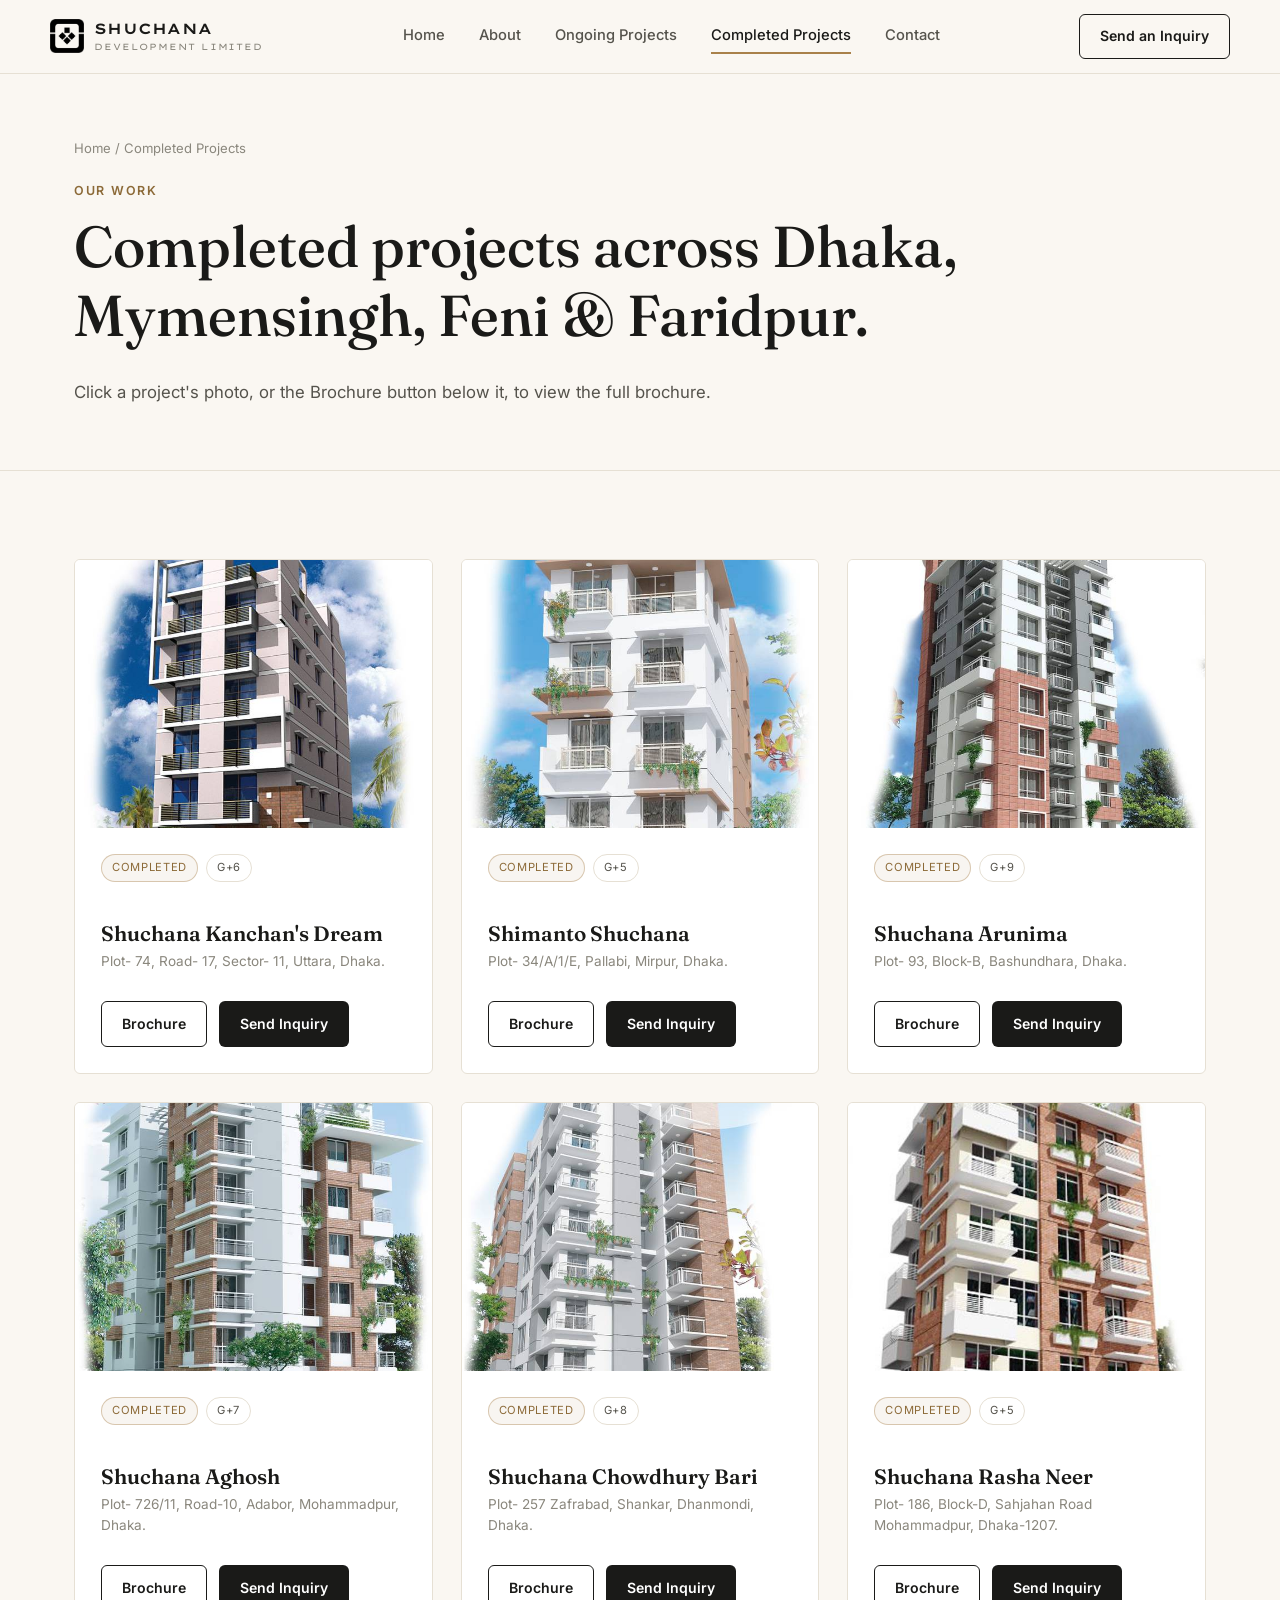
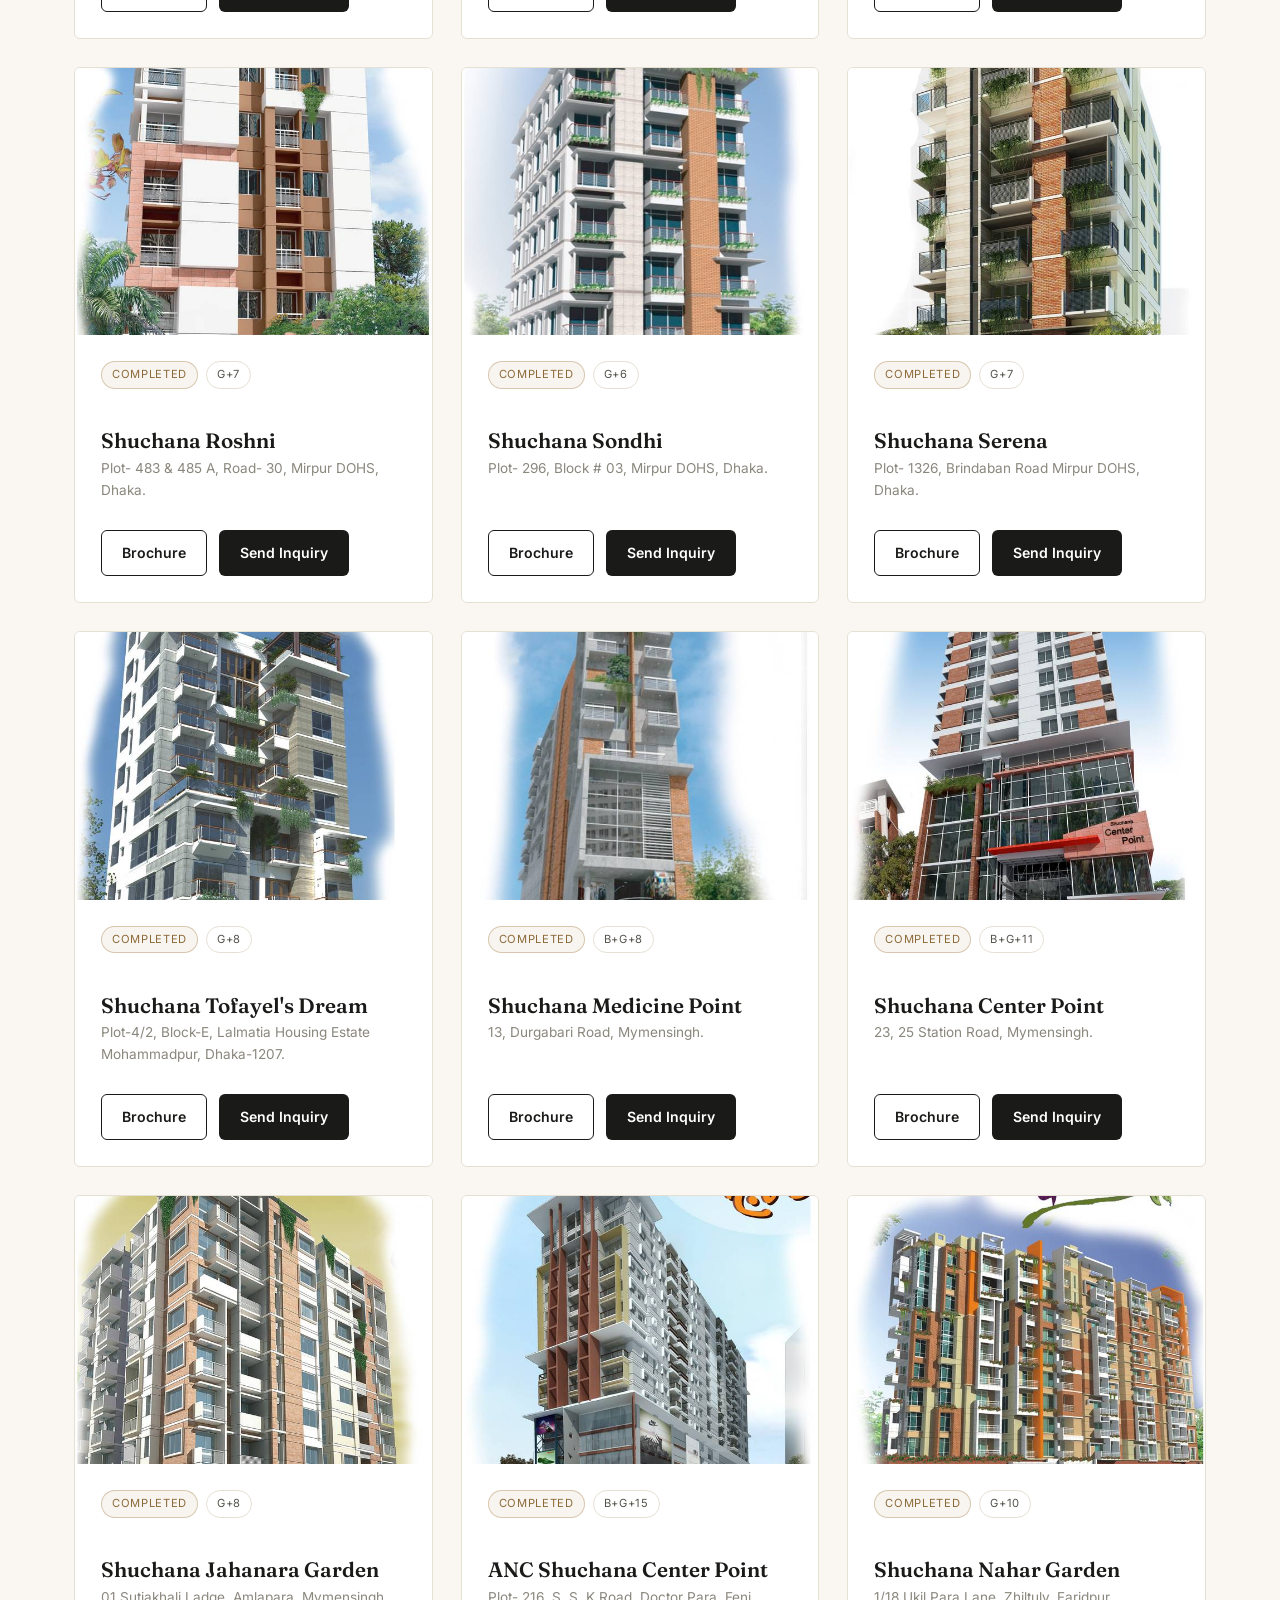
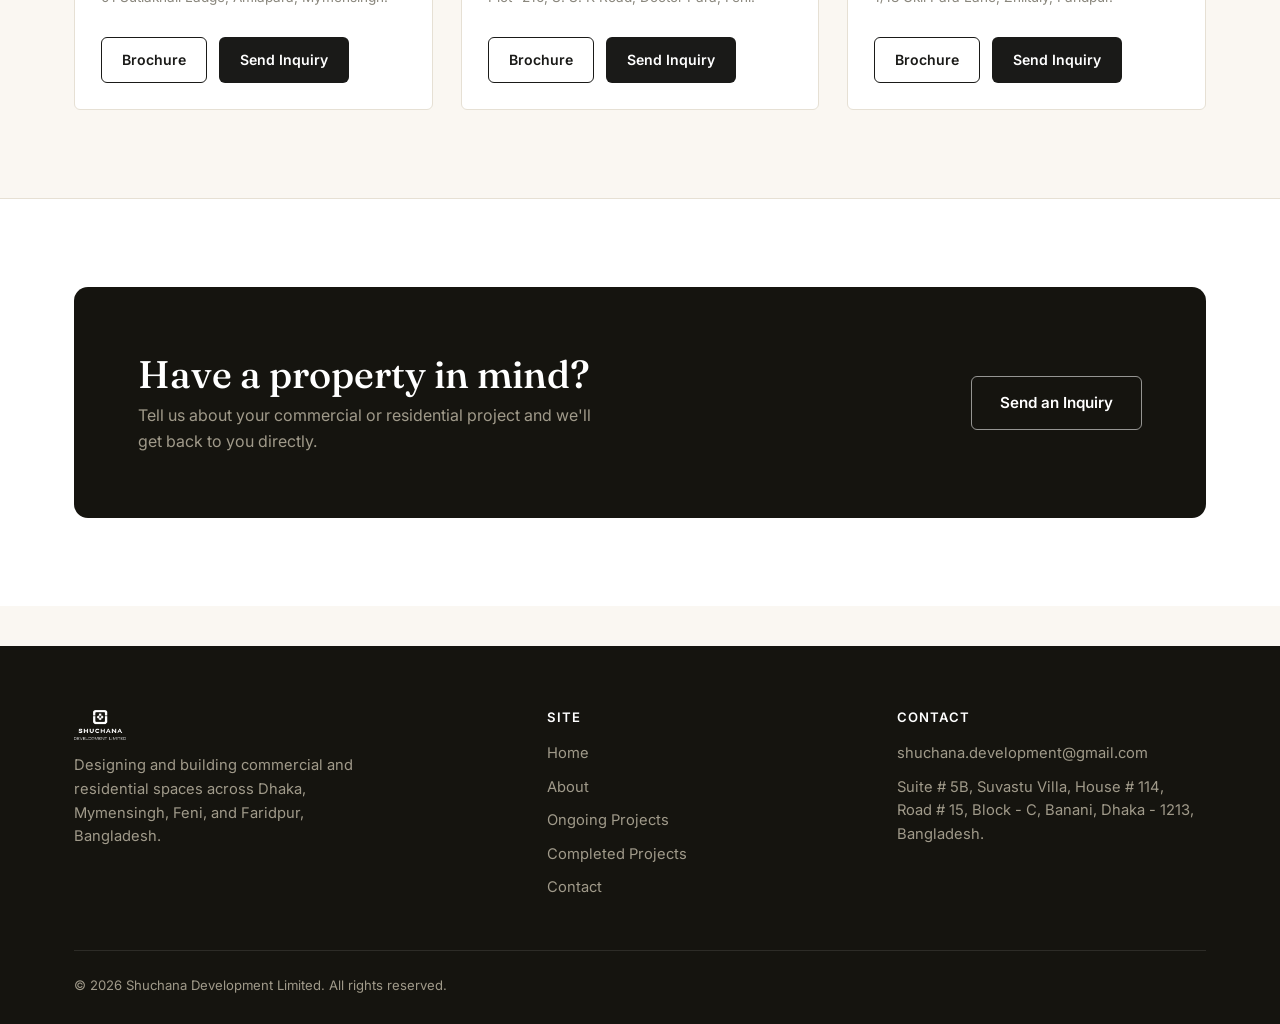
<file: projects.html>
<!DOCTYPE html>
<html lang="en">
<head>
<meta charset="UTF-8" />
<meta name="viewport" content="width=device-width, initial-scale=1.0" />
<title>Completed Projects | Shuchana Development Limited</title>
<meta name="description" content="Completed commercial and residential projects by Shuchana Development Limited in Dhaka, Mymensingh, Feni, and Faridpur." />
<link rel="icon" type="image/png" href="assets/images/icon-32.png" />
<link rel="apple-touch-icon" href="assets/images/apple-touch-icon.png" />
<link rel="preconnect" href="https://fonts.googleapis.com" />
<link rel="preconnect" href="https://fonts.gstatic.com" crossorigin />
<link href="https://fonts.googleapis.com/css2?family=Fraunces:wght@400;500;600&family=Inter:wght@400;500;600;700&family=Lexend+Tera:wght@400;500;600;700&display=swap" rel="stylesheet" />
<link rel="stylesheet" href="css/style.css" />
<link rel="canonical" href="https://shuchana-development-ltd.github.io/website/projects.html" />
<meta property="og:type" content="website" />
<meta property="og:site_name" content="Shuchana Development Limited" />
<meta property="og:title" content="Completed Projects | Shuchana Development Limited" />
<meta property="og:description" content="Completed commercial and residential projects by Shuchana Development Limited in Dhaka, Mymensingh, Feni, and Faridpur." />
<meta property="og:url" content="https://shuchana-development-ltd.github.io/website/projects.html" />
<meta property="og:image" content="https://shuchana-development-ltd.github.io/website/assets/images/og-cover.jpg" />
<meta property="og:image:width" content="1200" />
<meta property="og:image:height" content="630" />
<meta property="og:locale" content="en_US" />
<meta name="twitter:card" content="summary_large_image" />
<meta name="twitter:title" content="Completed Projects | Shuchana Development Limited" />
<meta name="twitter:description" content="Completed commercial and residential projects by Shuchana Development Limited in Dhaka, Mymensingh, Feni, and Faridpur." />
<meta name="twitter:image" content="https://shuchana-development-ltd.github.io/website/assets/images/og-cover.jpg" />
<script type="application/ld+json">
{
  "@context": "https://schema.org",
  "@type": "Organization",
  "name": "Shuchana Development Limited",
  "url": "https://shuchana-development-ltd.github.io/website/",
  "logo": "https://shuchana-development-ltd.github.io/website/assets/images/logo-full-black.png",
  "image": "https://shuchana-development-ltd.github.io/website/assets/images/og-cover.jpg",
  "description": "Shuchana Development Limited designs and builds commercial and residential real estate across Dhaka, Mymensingh, Feni, and Faridpur, Bangladesh.",
  "email": "shuchana.development@gmail.com",
  "address": {
    "@type": "PostalAddress",
    "streetAddress": "Suite # 5B, Suvastu Villa, House # 114, Road # 15, Block - C, Banani",
    "addressLocality": "Dhaka",
    "postalCode": "1213",
    "addressCountry": "Bangladesh"
  },
  "areaServed": ["Dhaka", "Mymensingh", "Feni", "Faridpur"]
}
</script>
</head>
<body>

<header class="site-header">
  <div class="container nav">
    <a href="index.html" class="brand">
      <img src="assets/images/logo-icon-black.png" alt="Shuchana Development Limited" />
      <span class="brand-text">Shuchana<span>Development Limited</span></span>
    </a>
    <nav class="nav-links" id="navLinks">
      <a href="index.html">Home</a>
      <a href="about.html">About</a>
      <a href="ongoing-projects.html">Ongoing Projects</a>
      <a href="projects.html" class="active">Completed Projects</a>
      <a href="contact.html">Contact</a>
    </nav>
    <div class="nav-cta">
      <a href="contact.html" class="btn btn-outline">Send an Inquiry</a>
      <button class="nav-toggle" id="navToggle" aria-label="Toggle menu" aria-expanded="false">
        <span></span><span></span><span></span>
      </button>
    </div>
  </div>
</header>

<section class="page-hero">
  <div class="container">
    <div class="breadcrumb"><a href="index.html">Home</a> / Completed Projects</div>
    <span class="eyebrow">Our Work</span>
    <h1>Completed projects across Dhaka, Mymensingh, Feni &amp; Faridpur.</h1>
    <p class="lede">Click a project's photo, or the Brochure button below it, to view the full brochure.</p>
  </div>
</section>

<section>
  <div class="container">

    <div class="grid-3">

      <div class="card project-card">
        <a href="assets/brochures/shuchana-kanchans-dream.pdf" target="_blank" rel="noopener" class="project-photo-link" aria-label="View Shuchana Kanchan&#x27;s Dream brochure">
          <img src="assets/images/projects/shuchana-kanchans-dream.jpg" alt="Shuchana Kanchan's Dream" loading="lazy" />
        </a>
        <div class="card-body">
          <div class="tag-row">
            <span class="tag status">Completed</span>
            <span class="tag">G+6</span>
          </div>
          <h3>Shuchana Kanchan&#x27;s Dream</h3>
          <p class="location">Plot- 74, Road- 17, Sector- 11, Uttara, Dhaka.</p>
          <div class="card-actions">
            <a href="assets/brochures/shuchana-kanchans-dream.pdf" target="_blank" rel="noopener" class="btn btn-outline">Brochure</a>
            <a href="contact.html?project=Shuchana%20Kanchan%27s%20Dream" class="btn btn-primary">Send Inquiry</a>
          </div>
        </div>
      </div>

      <div class="card project-card">
        <a href="assets/brochures/shimanto-shuchana.pdf" target="_blank" rel="noopener" class="project-photo-link" aria-label="View Shimanto Shuchana brochure">
          <img src="assets/images/projects/shimanto-shuchana.jpg" alt="Shimanto Shuchana" loading="lazy" />
        </a>
        <div class="card-body">
          <div class="tag-row">
            <span class="tag status">Completed</span>
            <span class="tag">G+5</span>
          </div>
          <h3>Shimanto Shuchana</h3>
          <p class="location">Plot- 34/A/1/E, Pallabi, Mirpur, Dhaka.</p>
          <div class="card-actions">
            <a href="assets/brochures/shimanto-shuchana.pdf" target="_blank" rel="noopener" class="btn btn-outline">Brochure</a>
            <a href="contact.html?project=Shimanto%20Shuchana" class="btn btn-primary">Send Inquiry</a>
          </div>
        </div>
      </div>

      <div class="card project-card">
        <a href="assets/brochures/shuchana-arunima.pdf" target="_blank" rel="noopener" class="project-photo-link" aria-label="View Shuchana Arunima brochure">
          <img src="assets/images/projects/shuchana-arunima.jpg" alt="Shuchana Arunima" loading="lazy" />
        </a>
        <div class="card-body">
          <div class="tag-row">
            <span class="tag status">Completed</span>
            <span class="tag">G+9</span>
          </div>
          <h3>Shuchana Arunima</h3>
          <p class="location">Plot- 93, Block-B, Bashundhara, Dhaka.</p>
          <div class="card-actions">
            <a href="assets/brochures/shuchana-arunima.pdf" target="_blank" rel="noopener" class="btn btn-outline">Brochure</a>
            <a href="contact.html?project=Shuchana%20Arunima" class="btn btn-primary">Send Inquiry</a>
          </div>
        </div>
      </div>

      <div class="card project-card">
        <a href="assets/brochures/shuchana-aghosh.pdf" target="_blank" rel="noopener" class="project-photo-link" aria-label="View Shuchana Aghosh brochure">
          <img src="assets/images/projects/shuchana-aghosh.jpg" alt="Shuchana Aghosh" loading="lazy" />
        </a>
        <div class="card-body">
          <div class="tag-row">
            <span class="tag status">Completed</span>
            <span class="tag">G+7</span>
          </div>
          <h3>Shuchana Aghosh</h3>
          <p class="location">Plot- 726/11, Road-10, Adabor, Mohammadpur, Dhaka.</p>
          <div class="card-actions">
            <a href="assets/brochures/shuchana-aghosh.pdf" target="_blank" rel="noopener" class="btn btn-outline">Brochure</a>
            <a href="contact.html?project=Shuchana%20Aghosh" class="btn btn-primary">Send Inquiry</a>
          </div>
        </div>
      </div>

      <div class="card project-card">
        <a href="assets/brochures/shuchana-chowdhury-bari.pdf" target="_blank" rel="noopener" class="project-photo-link" aria-label="View Shuchana Chowdhury Bari brochure">
          <img src="assets/images/projects/shuchana-chowdhury-bari.jpg" alt="Shuchana Chowdhury Bari" loading="lazy" />
        </a>
        <div class="card-body">
          <div class="tag-row">
            <span class="tag status">Completed</span>
            <span class="tag">G+8</span>
          </div>
          <h3>Shuchana Chowdhury Bari</h3>
          <p class="location">Plot- 257 Zafrabad, Shankar, Dhanmondi, Dhaka.</p>
          <div class="card-actions">
            <a href="assets/brochures/shuchana-chowdhury-bari.pdf" target="_blank" rel="noopener" class="btn btn-outline">Brochure</a>
            <a href="contact.html?project=Shuchana%20Chowdhury%20Bari" class="btn btn-primary">Send Inquiry</a>
          </div>
        </div>
      </div>

      <div class="card project-card">
        <a href="assets/brochures/shuchara-rasha-neer.pdf" target="_blank" rel="noopener" class="project-photo-link" aria-label="View Shuchana Rasha Neer brochure">
          <img src="assets/images/projects/shuchara-rasha-neer.jpg" alt="Shuchana Rasha Neer" loading="lazy" />
        </a>
        <div class="card-body">
          <div class="tag-row">
            <span class="tag status">Completed</span>
            <span class="tag">G+5</span>
          </div>
          <h3>Shuchana Rasha Neer</h3>
          <p class="location">Plot- 186, Block-D, Sahjahan Road Mohammadpur, Dhaka-1207.</p>
          <div class="card-actions">
            <a href="assets/brochures/shuchara-rasha-neer.pdf" target="_blank" rel="noopener" class="btn btn-outline">Brochure</a>
            <a href="contact.html?project=Shuchana%20Rasha%20Neer" class="btn btn-primary">Send Inquiry</a>
          </div>
        </div>
      </div>

      <div class="card project-card">
        <a href="assets/brochures/shuchana-roshni.pdf" target="_blank" rel="noopener" class="project-photo-link" aria-label="View Shuchana Roshni brochure">
          <img src="assets/images/projects/shuchana-roshni.jpg" alt="Shuchana Roshni" loading="lazy" />
        </a>
        <div class="card-body">
          <div class="tag-row">
            <span class="tag status">Completed</span>
            <span class="tag">G+7</span>
          </div>
          <h3>Shuchana Roshni</h3>
          <p class="location">Plot- 483 &amp; 485 A, Road- 30, Mirpur DOHS, Dhaka.</p>
          <div class="card-actions">
            <a href="assets/brochures/shuchana-roshni.pdf" target="_blank" rel="noopener" class="btn btn-outline">Brochure</a>
            <a href="contact.html?project=Shuchana%20Roshni" class="btn btn-primary">Send Inquiry</a>
          </div>
        </div>
      </div>

      <div class="card project-card">
        <a href="assets/brochures/shuchana-sondhi.pdf" target="_blank" rel="noopener" class="project-photo-link" aria-label="View Shuchana Sondhi brochure">
          <img src="assets/images/projects/shuchana-sondhi.jpg" alt="Shuchana Sondhi" loading="lazy" />
        </a>
        <div class="card-body">
          <div class="tag-row">
            <span class="tag status">Completed</span>
            <span class="tag">G+6</span>
          </div>
          <h3>Shuchana Sondhi</h3>
          <p class="location">Plot- 296, Block # 03, Mirpur DOHS, Dhaka.</p>
          <div class="card-actions">
            <a href="assets/brochures/shuchana-sondhi.pdf" target="_blank" rel="noopener" class="btn btn-outline">Brochure</a>
            <a href="contact.html?project=Shuchana%20Sondhi" class="btn btn-primary">Send Inquiry</a>
          </div>
        </div>
      </div>

      <div class="card project-card">
        <a href="assets/brochures/shuchana-serena.pdf" target="_blank" rel="noopener" class="project-photo-link" aria-label="View Shuchana Serena brochure">
          <img src="assets/images/projects/shuchana-serena.jpg" alt="Shuchana Serena" loading="lazy" />
        </a>
        <div class="card-body">
          <div class="tag-row">
            <span class="tag status">Completed</span>
            <span class="tag">G+7</span>
          </div>
          <h3>Shuchana Serena</h3>
          <p class="location">Plot- 1326, Brindaban Road Mirpur DOHS, Dhaka.</p>
          <div class="card-actions">
            <a href="assets/brochures/shuchana-serena.pdf" target="_blank" rel="noopener" class="btn btn-outline">Brochure</a>
            <a href="contact.html?project=Shuchana%20Serena" class="btn btn-primary">Send Inquiry</a>
          </div>
        </div>
      </div>

      <div class="card project-card">
        <a href="assets/brochures/shuchana-tofayels-dream.pdf" target="_blank" rel="noopener" class="project-photo-link" aria-label="View Shuchana Tofayel&#x27;s Dream brochure">
          <img src="assets/images/projects/shuchana-tofayels-dream.jpg" alt="Shuchana Tofayel's Dream" loading="lazy" />
        </a>
        <div class="card-body">
          <div class="tag-row">
            <span class="tag status">Completed</span>
            <span class="tag">G+8</span>
          </div>
          <h3>Shuchana Tofayel&#x27;s Dream</h3>
          <p class="location">Plot-4/2, Block-E, Lalmatia Housing Estate Mohammadpur, Dhaka-1207.</p>
          <div class="card-actions">
            <a href="assets/brochures/shuchana-tofayels-dream.pdf" target="_blank" rel="noopener" class="btn btn-outline">Brochure</a>
            <a href="contact.html?project=Shuchana%20Tofayel%27s%20Dream" class="btn btn-primary">Send Inquiry</a>
          </div>
        </div>
      </div>

      <div class="card project-card">
        <a href="assets/brochures/shuchana-medicine-point.pdf" target="_blank" rel="noopener" class="project-photo-link" aria-label="View Shuchana Medicine Point brochure">
          <img src="assets/images/projects/shuchana-medicine-point.jpg" alt="Shuchana Medicine Point" loading="lazy" />
        </a>
        <div class="card-body">
          <div class="tag-row">
            <span class="tag status">Completed</span>
            <span class="tag">B+G+8</span>
          </div>
          <h3>Shuchana Medicine Point</h3>
          <p class="location">13, Durgabari Road, Mymensingh.</p>
          <div class="card-actions">
            <a href="assets/brochures/shuchana-medicine-point.pdf" target="_blank" rel="noopener" class="btn btn-outline">Brochure</a>
            <a href="contact.html?project=Shuchana%20Medicine%20Point" class="btn btn-primary">Send Inquiry</a>
          </div>
        </div>
      </div>

      <div class="card project-card">
        <a href="assets/brochures/shuchana-center-point.pdf" target="_blank" rel="noopener" class="project-photo-link" aria-label="View Shuchana Center Point brochure">
          <img src="assets/images/projects/shuchana-center-point.jpg" alt="Shuchana Center Point" loading="lazy" />
        </a>
        <div class="card-body">
          <div class="tag-row">
            <span class="tag status">Completed</span>
            <span class="tag">B+G+11</span>
          </div>
          <h3>Shuchana Center Point</h3>
          <p class="location">23, 25 Station Road, Mymensingh.</p>
          <div class="card-actions">
            <a href="assets/brochures/shuchana-center-point.pdf" target="_blank" rel="noopener" class="btn btn-outline">Brochure</a>
            <a href="contact.html?project=Shuchana%20Center%20Point" class="btn btn-primary">Send Inquiry</a>
          </div>
        </div>
      </div>

      <div class="card project-card">
        <a href="assets/brochures/shuchana-jahanara-garden.pdf" target="_blank" rel="noopener" class="project-photo-link" aria-label="View Shuchana Jahanara Garden brochure">
          <img src="assets/images/projects/shuchana-jahanara-garden.jpg" alt="Shuchana Jahanara Garden" loading="lazy" />
        </a>
        <div class="card-body">
          <div class="tag-row">
            <span class="tag status">Completed</span>
            <span class="tag">G+8</span>
          </div>
          <h3>Shuchana Jahanara Garden</h3>
          <p class="location">01 Sutiakhali Ladge, Amlapara, Mymensingh.</p>
          <div class="card-actions">
            <a href="assets/brochures/shuchana-jahanara-garden.pdf" target="_blank" rel="noopener" class="btn btn-outline">Brochure</a>
            <a href="contact.html?project=Shuchana%20Jahanara%20Garden" class="btn btn-primary">Send Inquiry</a>
          </div>
        </div>
      </div>

      <div class="card project-card">
        <a href="assets/brochures/anc-shuchana-center-point.pdf" target="_blank" rel="noopener" class="project-photo-link" aria-label="View ANC Shuchana Center Point brochure">
          <img src="assets/images/projects/anc-shuchana-center-point.jpg" alt="ANC Shuchana Center Point" loading="lazy" />
        </a>
        <div class="card-body">
          <div class="tag-row">
            <span class="tag status">Completed</span>
            <span class="tag">B+G+15</span>
          </div>
          <h3>ANC Shuchana Center Point</h3>
          <p class="location">Plot- 216, S. S. K Road, Doctor Para, Feni.</p>
          <div class="card-actions">
            <a href="assets/brochures/anc-shuchana-center-point.pdf" target="_blank" rel="noopener" class="btn btn-outline">Brochure</a>
            <a href="contact.html?project=ANC%20Shuchana%20Center%20Point" class="btn btn-primary">Send Inquiry</a>
          </div>
        </div>
      </div>

      <div class="card project-card">
        <a href="assets/brochures/shuchana-nahar-garden.pdf" target="_blank" rel="noopener" class="project-photo-link" aria-label="View Shuchana Nahar Garden brochure">
          <img src="assets/images/projects/shuchana-nahar-garden.jpg" alt="Shuchana Nahar Garden" loading="lazy" />
        </a>
        <div class="card-body">
          <div class="tag-row">
            <span class="tag status">Completed</span>
            <span class="tag">G+10</span>
          </div>
          <h3>Shuchana Nahar Garden</h3>
          <p class="location">1/18 Ukil Para Lane, Zhiltuly, Faridpur.</p>
          <div class="card-actions">
            <a href="assets/brochures/shuchana-nahar-garden.pdf" target="_blank" rel="noopener" class="btn btn-outline">Brochure</a>
            <a href="contact.html?project=Shuchana%20Nahar%20Garden" class="btn btn-primary">Send Inquiry</a>
          </div>
        </div>
      </div>

    </div>

  </div>
</section>

<section style="background: var(--color-surface); border-top: 1px solid var(--color-line);">
  <div class="container">
    <div class="cta-banner">
      <div>
        <h2>Have a property in mind?</h2>
        <p>Tell us about your commercial or residential project and we'll get back to you directly.</p>
      </div>
      <a href="contact.html" class="btn btn-outline on-dark">Send an Inquiry</a>
    </div>
  </div>
</section>

<footer class="site-footer">
  <div class="container">
    <div class="footer-grid">
      <div class="footer-brand">
        <img src="assets/images/logo-full-white.png" alt="Shuchana Development Limited" />
        <p>Designing and building commercial and residential spaces across Dhaka, Mymensingh, Feni, and Faridpur, Bangladesh.</p>
      </div>
      <div class="footer-col">
        <h4>Site</h4>
        <a href="index.html">Home</a>
        <a href="about.html">About</a>
        <a href="ongoing-projects.html">Ongoing Projects</a>
        <a href="projects.html">Completed Projects</a>
        <a href="contact.html">Contact</a>
      </div>
      <div class="footer-col">
        <h4>Contact</h4>
        <a href="mailto:shuchana.development@gmail.com">shuchana.development@gmail.com</a>
        <p>Suite&nbsp;#&nbsp;5B, Suvastu&nbsp;Villa, House&nbsp;#&nbsp;114, Road&nbsp;#&nbsp;15, Block&nbsp;-&nbsp;C, Banani, Dhaka&nbsp;-&nbsp;1213, Bangladesh.</p>
      </div>
    </div>
    <div class="footer-bottom">
      <span>&copy; <span id="year"></span> Shuchana Development Limited. All rights reserved.</span>
    </div>
  </div>
</footer>

<script src="js/main.js"></script>
</body>
</html>
</file>
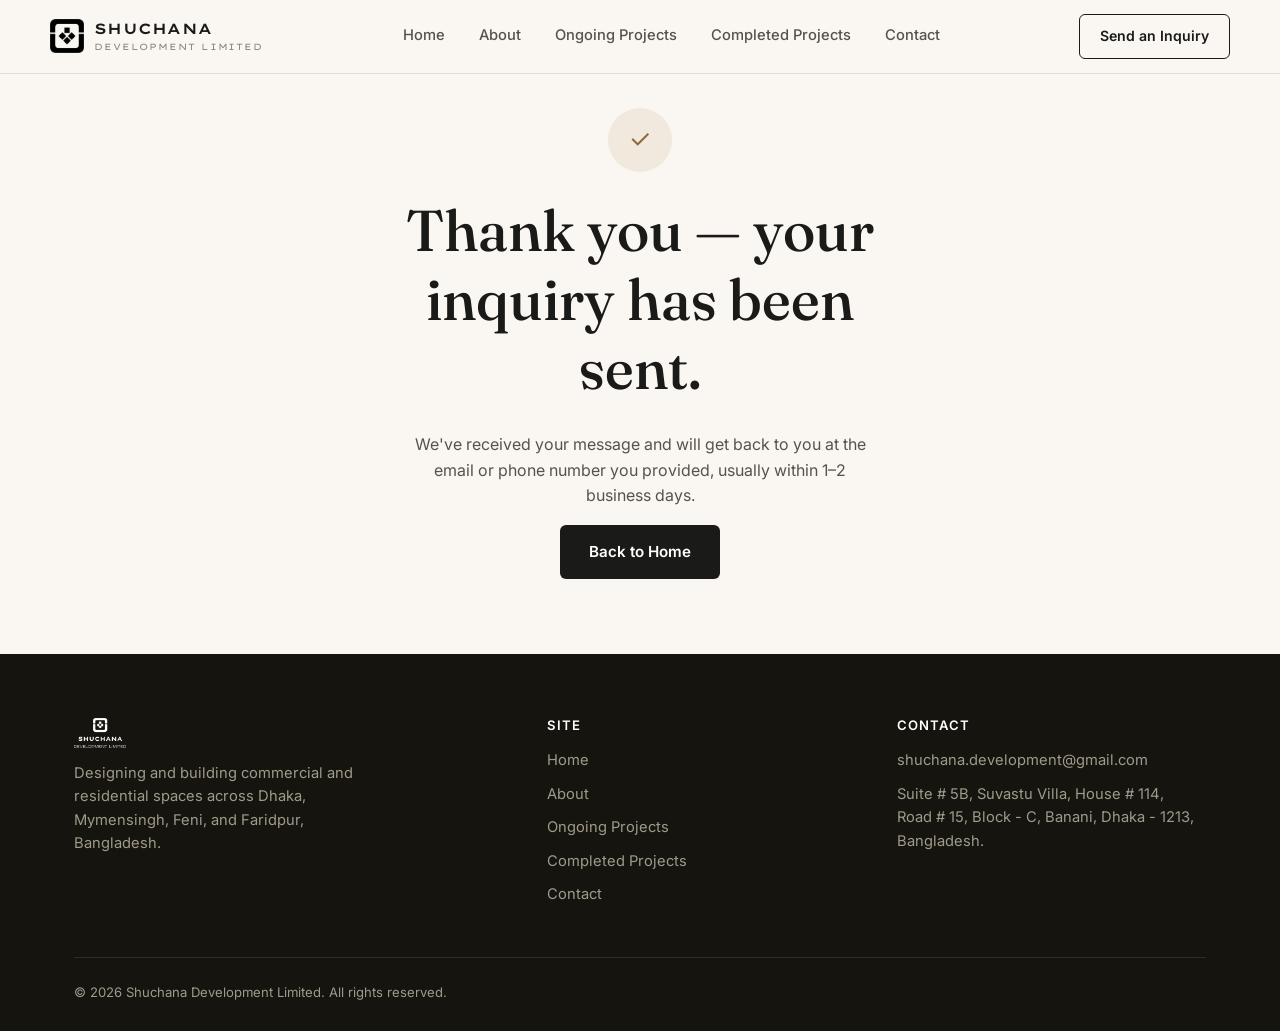
<file: thank-you.html>
<!DOCTYPE html>
<html lang="en">
<head>
<meta charset="UTF-8" />
<meta name="viewport" content="width=device-width, initial-scale=1.0" />
<title>Thank You | Shuchana Development Limited</title>
<meta name="robots" content="noindex" />
<link rel="icon" type="image/png" href="assets/images/icon-32.png" />
<link rel="apple-touch-icon" href="assets/images/apple-touch-icon.png" />
<link rel="preconnect" href="https://fonts.googleapis.com" />
<link rel="preconnect" href="https://fonts.gstatic.com" crossorigin />
<link href="https://fonts.googleapis.com/css2?family=Fraunces:wght@400;500;600&family=Inter:wght@400;500;600;700&family=Lexend+Tera:wght@400;500;600;700&display=swap" rel="stylesheet" />
<link rel="stylesheet" href="css/style.css" />
</head>
<body>

<header class="site-header">
  <div class="container nav">
    <a href="index.html" class="brand">
      <img src="assets/images/logo-icon-black.png" alt="Shuchana Development Limited" />
      <span class="brand-text">Shuchana<span>Development Limited</span></span>
    </a>
    <nav class="nav-links" id="navLinks">
      <a href="index.html">Home</a>
      <a href="about.html">About</a>
      <a href="ongoing-projects.html">Ongoing Projects</a>
      <a href="projects.html">Completed Projects</a>
      <a href="contact.html">Contact</a>
    </nav>
    <div class="nav-cta">
      <a href="contact.html" class="btn btn-outline">Send an Inquiry</a>
      <button class="nav-toggle" id="navToggle" aria-label="Toggle menu" aria-expanded="false">
        <span></span><span></span><span></span>
      </button>
    </div>
  </div>
</header>

<section class="container thankyou">
  <div class="thankyou-inner">
    <div class="thankyou-icon">&#10003;</div>
    <h1>Thank you — your inquiry has been sent.</h1>
    <p>We've received your message and will get back to you at the email or phone number you provided, usually within 1–2 business days.</p>
    <a href="index.html" class="btn btn-primary">Back to Home</a>
  </div>
</section>

<footer class="site-footer">
  <div class="container">
    <div class="footer-grid">
      <div class="footer-brand">
        <img src="assets/images/logo-full-white.png" alt="Shuchana Development Limited" />
        <p>Designing and building commercial and residential spaces across Dhaka, Mymensingh, Feni, and Faridpur, Bangladesh.</p>
      </div>
      <div class="footer-col">
        <h4>Site</h4>
        <a href="index.html">Home</a>
        <a href="about.html">About</a>
        <a href="ongoing-projects.html">Ongoing Projects</a>
        <a href="projects.html">Completed Projects</a>
        <a href="contact.html">Contact</a>
      </div>
      <div class="footer-col">
        <h4>Contact</h4>
        <a href="mailto:shuchana.development@gmail.com">shuchana.development@gmail.com</a>
        <p>Suite&nbsp;#&nbsp;5B, Suvastu&nbsp;Villa, House&nbsp;#&nbsp;114, Road&nbsp;#&nbsp;15, Block&nbsp;-&nbsp;C, Banani, Dhaka&nbsp;-&nbsp;1213, Bangladesh.</p>
      </div>
    </div>
    <div class="footer-bottom">
      <span>&copy; <span id="year"></span> Shuchana Development Limited. All rights reserved.</span>
    </div>
  </div>
</footer>

<script src="js/main.js"></script>
</body>
</html>
</file>
<file: css/style.css>
/* ==========================================================================
   Shuchana Development Limited — Site Stylesheet
   ========================================================================== */

:root {
  --color-bg: #faf7f2;
  --color-surface: #ffffff;
  --color-ink: #1a1a18;
  --color-ink-soft: #55534c;
  --color-ink-faint: #8a877d;
  --color-accent: #a9814a;
  --color-accent-dark: #8c6a38;
  --color-line: #e6e0d4;
  --color-dark: #15140f;
  --color-dark-soft: #a09a8a;

  --font-serif: "Fraunces", "Georgia", serif;
  --font-sans: "Inter", -apple-system, BlinkMacSystemFont, "Segoe UI", sans-serif;

  --container: 1180px;
  --radius: 6px;
  --shadow-sm: 0 1px 3px rgba(26, 26, 24, 0.06);
  --shadow-md: 0 8px 30px rgba(26, 26, 24, 0.08);
  --transition: 220ms ease;
}

* { box-sizing: border-box; }
html { scroll-behavior: smooth; }

body {
  margin: 0;
  font-family: var(--font-sans);
  color: var(--color-ink);
  background: var(--color-bg);
  line-height: 1.6;
  -webkit-font-smoothing: antialiased;
}

img { max-width: 100%; display: block; }

h1, h2, h3, h4 {
  font-family: var(--font-serif);
  font-weight: 600;
  line-height: 1.2;
  margin: 0 0 0.5em;
  color: var(--color-ink);
}

h1 { font-size: clamp(2.2rem, 4.5vw, 3.6rem); font-weight: 500; }
h2 { font-size: clamp(1.7rem, 3vw, 2.4rem); font-weight: 500; }
h3 { font-size: 1.3rem; }

p { margin: 0 0 1em; color: var(--color-ink-soft); }

a { color: inherit; text-decoration: none; }

.eyebrow {
  display: inline-block;
  font-size: 0.78rem;
  letter-spacing: 0.14em;
  text-transform: uppercase;
  color: var(--color-accent-dark);
  font-weight: 600;
  margin-bottom: 0.9em;
}

.container {
  max-width: var(--container);
  margin: 0 auto;
  padding: 0 24px;
}

section { padding: 88px 0; }
@media (max-width: 720px) {
  section { padding: 56px 0; }
}

/* ---- Buttons ---- */
.btn {
  display: inline-flex;
  align-items: center;
  gap: 8px;
  padding: 14px 28px;
  border-radius: var(--radius);
  font-weight: 600;
  font-size: 0.95rem;
  border: 1px solid transparent;
  cursor: pointer;
  transition: background var(--transition), color var(--transition), border-color var(--transition), transform var(--transition);
}
.btn-primary {
  background: var(--color-ink);
  color: #fff;
}
.btn-primary:hover { background: var(--color-accent-dark); transform: translateY(-1px); }
.btn-outline {
  background: transparent;
  border-color: var(--color-ink);
  color: var(--color-ink);
}
.btn-outline:hover { background: var(--color-ink); color: #fff; }
.btn-outline.on-dark { border-color: rgba(255,255,255,0.55); color: #fff; }
.btn-outline.on-dark:hover { background: #fff; color: var(--color-dark); }
.btn-disabled {
  background: transparent;
  border-color: var(--color-line);
  color: var(--color-ink-soft);
  cursor: not-allowed;
  pointer-events: none;
}

/* ---- Header / Nav ---- */
.site-header {
  position: sticky;
  top: 0;
  z-index: 100;
  background: var(--color-bg);
  border-bottom: 1px solid var(--color-line);
}
.nav {
  display: flex;
  align-items: center;
  justify-content: space-between;
  padding: 14px 0;
}
.brand {
  display: flex;
  align-items: center;
  gap: 10px;
}
.brand img { height: 34px; width: auto; }
.brand-text {
  font-family: "Lexend Tera", var(--font-sans);
  font-size: 0.92rem;
  font-weight: 600;
  letter-spacing: 0.02em;
  line-height: 1.2;
  text-transform: uppercase;
}
.brand-text span {
  display: block;
  font-family: "Lexend Tera", var(--font-sans);
  font-size: 0.56rem;
  font-weight: 400;
  letter-spacing: 0.1em;
  text-transform: uppercase;
  color: var(--color-ink-faint);
  margin-top: 4px;
}

.nav-links {
  display: flex;
  align-items: center;
  gap: 34px;
}
.nav-links a {
  font-size: 0.92rem;
  font-weight: 500;
  color: var(--color-ink-soft);
  transition: color var(--transition);
  position: relative;
}
.nav-links a:hover, .nav-links a.active { color: var(--color-ink); }
.nav-links a.active::after {
  content: "";
  position: absolute;
  left: 0; right: 0; bottom: -6px;
  height: 2px;
  background: var(--color-accent);
}
.nav-cta { display: flex; align-items: center; gap: 18px; }
.nav-cta .btn { padding: 10px 20px; font-size: 0.88rem; }

.nav-toggle {
  display: none;
  flex-direction: column;
  gap: 5px;
  background: none;
  border: none;
  cursor: pointer;
  padding: 6px;
}
.nav-toggle span {
  width: 24px;
  height: 2px;
  background: var(--color-ink);
  transition: transform var(--transition), opacity var(--transition);
}

@media (max-width: 880px) {
  .nav-links {
    position: fixed;
    inset: 66px 0 0 0;
    background: var(--color-bg);
    flex-direction: column;
    align-items: flex-start;
    gap: 0;
    padding: 12px 24px 24px;
    transform: translateY(-8px);
    opacity: 0;
    pointer-events: none;
    transition: opacity var(--transition), transform var(--transition);
    border-bottom: 1px solid var(--color-line);
  }
  .nav-links a {
    width: 100%;
    padding: 14px 0;
    border-bottom: 1px solid var(--color-line);
  }
  .nav-links.open {
    opacity: 1;
    transform: translateY(0);
    pointer-events: auto;
  }
  .nav-cta .btn-outline { display: none; }
  .nav-toggle { display: flex; }
}

/* ---- Hero ---- */
.hero {
  padding: 110px 0 90px;
  position: relative;
  overflow: hidden;
}
.hero::before {
  content: "";
  position: absolute;
  top: -180px; right: -180px;
  width: 480px; height: 480px;
  border-radius: 50%;
  background: radial-gradient(circle, rgba(169,129,74,0.14), rgba(169,129,74,0) 70%);
}
.hero-grid {
  display: grid;
  grid-template-columns: 1.1fr 0.9fr;
  gap: 56px;
  align-items: center;
  position: relative;
}
.hero h1 { margin-bottom: 0.4em; }
.hero-lede { font-size: 1.1rem; max-width: 46ch; }
.hero-actions { display: flex; gap: 16px; margin-top: 32px; flex-wrap: wrap; }
.hero-stats {
  display: flex;
  gap: 36px;
  margin-top: 52px;
  flex-wrap: wrap;
}
.hero-stat strong {
  display: block;
  font-family: var(--font-serif);
  font-size: 1.8rem;
  color: var(--color-ink);
}
.hero-stat span {
  font-size: 0.82rem;
  color: var(--color-ink-faint);
  text-transform: uppercase;
  letter-spacing: 0.06em;
}
.hero-art {
  background: var(--color-dark);
  border-radius: 14px;
  aspect-ratio: 4/5;
  display: flex;
  align-items: center;
  justify-content: center;
  padding: 40px;
  box-shadow: var(--shadow-md);
}
.hero-art img { width: 78%; }

@media (max-width: 880px) {
  .hero-grid { grid-template-columns: 1fr; }
  .hero-art { aspect-ratio: 16/10; order: -1; }
}

/* ---- Locations strip ---- */
.locations-strip {
  border-top: 1px solid var(--color-line);
  border-bottom: 1px solid var(--color-line);
  padding: 28px 0;
}
.locations-strip .container {
  display: flex;
  align-items: center;
  gap: 28px;
  flex-wrap: wrap;
  justify-content: space-between;
}
.locations-strip p { margin: 0; font-size: 0.85rem; text-transform: uppercase; letter-spacing: 0.1em; color: var(--color-ink-faint); }
.locations-strip .cities { display: flex; gap: 32px; flex-wrap: wrap; }
.locations-strip .cities span { font-family: var(--font-serif); font-size: 1.1rem; color: var(--color-ink); }

/* ---- Section headers ---- */
.section-head {
  max-width: 620px;
  margin-bottom: 48px;
}
.section-head.center { margin-left: auto; margin-right: auto; text-align: center; }

/* ---- Cards / Grids ---- */
.grid-3 {
  display: grid;
  grid-template-columns: repeat(3, 1fr);
  gap: 28px;
}
.grid-2 {
  display: grid;
  grid-template-columns: repeat(2, 1fr);
  gap: 28px;
}
.grid-4 {
  display: grid;
  grid-template-columns: repeat(4, 1fr);
  gap: 24px;
}
@media (max-width: 880px) {
  .grid-3 { grid-template-columns: 1fr; }
  .grid-2 { grid-template-columns: 1fr; }
  .grid-4 { grid-template-columns: repeat(2, 1fr); }
}
@media (max-width: 560px) {
  .grid-4 { grid-template-columns: 1fr; }
}

.card {
  background: var(--color-surface);
  border: 1px solid var(--color-line);
  border-radius: var(--radius);
  overflow: hidden;
  transition: box-shadow var(--transition), transform var(--transition);
}
.card:hover { box-shadow: var(--shadow-md); transform: translateY(-3px); }

.placeholder-img {
  aspect-ratio: 4/3;
  background:
    linear-gradient(135deg, rgba(26,26,24,0.04), rgba(26,26,24,0) 60%),
    repeating-linear-gradient(45deg, rgba(26,26,24,0.045) 0 2px, transparent 2px 14px);
  background-color: #efeae0;
  display: flex;
  align-items: center;
  justify-content: center;
  position: relative;
  color: var(--color-ink-faint);
}
.placeholder-img::after {
  content: attr(data-label);
  font-size: 0.72rem;
  letter-spacing: 0.08em;
  text-transform: uppercase;
  background: rgba(255,255,255,0.85);
  padding: 6px 12px;
  border-radius: 20px;
  border: 1px solid var(--color-line);
}
.placeholder-img svg { position: absolute; width: 46px; height: 46px; opacity: 0.35; top: 18px; left: 18px; }

.card-body { padding: 22px; }
.tag-row { display: flex; gap: 8px 8px; margin-bottom: 12px; flex-wrap: wrap; align-content: flex-start; min-height: 56px; }
.tag {
  font-size: 0.7rem;
  text-transform: uppercase;
  letter-spacing: 0.06em;
  padding: 4px 10px;
  border-radius: 20px;
  border: 1px solid var(--color-line);
  color: var(--color-ink-soft);
}
.tag.status { color: var(--color-accent-dark); border-color: rgba(169,129,74,0.4); background: rgba(169,129,74,0.08); }
.card h3 { margin-bottom: 4px; }
.card .location { font-size: 0.85rem; color: var(--color-ink-faint); margin-bottom: 10px; }
.card .desc { font-size: 0.92rem; margin-bottom: 0; }

/* ---- Values / icon list ---- */
.value-item { padding: 4px 0; }
.value-item .num {
  font-family: var(--font-serif);
  font-size: 1.4rem;
  color: var(--color-accent-dark);
  display: block;
  margin-bottom: 10px;
}

/* ---- CTA banner ---- */
.cta-banner {
  background: var(--color-dark);
  color: #fff;
  border-radius: 14px;
  padding: 64px;
  display: flex;
  align-items: center;
  justify-content: space-between;
  gap: 32px;
  flex-wrap: wrap;
}
.cta-banner h2 { color: #fff; margin-bottom: 6px; }
.cta-banner p { color: var(--color-dark-soft); margin-bottom: 0; max-width: 46ch; }

/* ---- Footer ---- */
.site-footer {
  background: var(--color-dark);
  color: var(--color-dark-soft);
  padding: 64px 0 28px;
  margin-top: 40px;
}
.footer-grid {
  display: grid;
  grid-template-columns: 1.4fr 1fr 1fr;
  gap: 40px;
  padding-bottom: 40px;
  border-bottom: 1px solid rgba(255,255,255,0.1);
}
.footer-brand img { height: 30px; margin-bottom: 14px; }
.footer-brand p { color: var(--color-dark-soft); max-width: 34ch; font-size: 0.92rem; }
.footer-col h4 {
  color: #fff;
  font-family: var(--font-sans);
  font-size: 0.82rem;
  text-transform: uppercase;
  letter-spacing: 0.08em;
  margin-bottom: 16px;
}
.footer-col a, .footer-col p {
  display: block;
  color: var(--color-dark-soft);
  font-size: 0.92rem;
  margin-bottom: 10px;
  transition: color var(--transition);
}
.footer-col a:hover { color: #fff; }
.footer-bottom {
  display: flex;
  justify-content: space-between;
  flex-wrap: wrap;
  gap: 10px;
  padding-top: 24px;
  font-size: 0.82rem;
}
@media (max-width: 780px) {
  .footer-grid { grid-template-columns: 1fr; }
}

/* ---- Page hero (interior pages) ---- */
.page-hero {
  padding: 64px 0 48px;
  border-bottom: 1px solid var(--color-line);
}
.page-hero p.lede { max-width: 60ch; font-size: 1.05rem; }
.breadcrumb {
  font-size: 0.82rem;
  color: var(--color-ink-faint);
  margin-bottom: 18px;
}
.breadcrumb a { color: var(--color-ink-faint); }
.breadcrumb a:hover { color: var(--color-ink); }

/* ---- Filter tabs (projects page) ---- */
.filter-row {
  display: flex;
  gap: 10px;
  flex-wrap: wrap;
  margin-bottom: 40px;
}
.filter-btn {
  padding: 9px 18px;
  border-radius: 20px;
  border: 1px solid var(--color-line);
  background: var(--color-surface);
  font-size: 0.85rem;
  font-weight: 500;
  cursor: pointer;
  color: var(--color-ink-soft);
  transition: all var(--transition);
}
.filter-btn:hover { border-color: var(--color-ink); color: var(--color-ink); }
.filter-btn.active { background: var(--color-ink); border-color: var(--color-ink); color: #fff; }

/* ---- About page specifics ---- */
.about-grid {
  display: grid;
  grid-template-columns: 1fr 1fr;
  gap: 56px;
  align-items: center;
}
@media (max-width: 880px) { .about-grid { grid-template-columns: 1fr; } }
.leader-photo {
  width: 100%;
  aspect-ratio: 4/5;
  object-fit: cover;
  border-radius: 10px;
  display: block;
}
.timeline { border-left: 2px solid var(--color-line); padding-left: 24px; }
.timeline-item { margin-bottom: 28px; position: relative; }
.timeline-item::before {
  content: "";
  position: absolute;
  left: -30px; top: 4px;
  width: 10px; height: 10px;
  border-radius: 50%;
  background: var(--color-accent);
}
.timeline-item h4 { margin-bottom: 4px; }

/* ---- Leadership bios ---- */
.leader-bio p:last-child { margin-bottom: 0; }

/* ---- Consultants ---- */
.consultant-list { display: flex; flex-direction: column; }
.consultant-item {
  display: grid;
  grid-template-columns: 1fr 1.6fr;
  gap: 32px;
  padding: 28px 0;
  border-bottom: 1px solid var(--color-line);
}
.consultant-item:first-child { padding-top: 0; }
.consultant-item:last-child { border-bottom: none; padding-bottom: 0; }
.consultant-role {
  display: block;
  font-size: 0.78rem;
  letter-spacing: 0.1em;
  text-transform: uppercase;
  color: var(--color-accent-dark);
  font-weight: 600;
  margin-bottom: 6px;
}
.consultant-name { font-size: 1.45rem; margin: 0; }
.consultant-details p { font-size: 0.95rem; margin-bottom: 6px; }
.consultant-details p:last-child { margin-bottom: 0; }
@media (max-width: 720px) {
  .consultant-item { grid-template-columns: 1fr; gap: 8px; }
}

/* ---- Contact page / form ---- */
.contact-grid {
  display: grid;
  grid-template-columns: 1fr 1.2fr;
  gap: 56px;
  align-items: start;
}
@media (max-width: 880px) { .contact-grid { grid-template-columns: 1fr; } }

.info-card {
  background: var(--color-surface);
  border: 1px solid var(--color-line);
  border-radius: var(--radius);
  padding: 28px;
  margin-bottom: 20px;
}
.info-card h4 { margin-bottom: 6px; font-size: 0.95rem; text-transform: uppercase; letter-spacing: 0.06em; color: var(--color-ink-faint); }
.info-card a, .info-card p { margin: 0; font-size: 1.02rem; color: var(--color-ink); }

.form-wrap {
  background: var(--color-surface);
  border: 1px solid var(--color-line);
  border-radius: 10px;
  padding: 40px;
}
.form-row { display: grid; grid-template-columns: 1fr 1fr; gap: 20px; }
@media (max-width: 620px) { .form-row { grid-template-columns: 1fr; } }

.field { margin-bottom: 20px; }
.field label {
  display: block;
  font-size: 0.85rem;
  font-weight: 600;
  margin-bottom: 8px;
  color: var(--color-ink);
}
.field input,
.field select,
.field textarea {
  width: 100%;
  padding: 13px 14px;
  border: 1px solid var(--color-line);
  border-radius: var(--radius);
  font-family: var(--font-sans);
  font-size: 0.95rem;
  background: #fff;
  color: var(--color-ink);
  transition: border-color var(--transition);
}
.field input:focus,
.field select:focus,
.field textarea:focus {
  outline: none;
  border-color: var(--color-accent);
}
.field textarea { resize: vertical; min-height: 130px; }
.field-hint { font-size: 0.78rem; color: var(--color-ink-faint); margin-top: 6px; }
.honeypot { position: absolute; left: -9999px; opacity: 0; height: 0; }

/* ---- Map placeholder ---- */
.map-block {
  border-radius: 10px;
  overflow: hidden;
  border: 1px solid var(--color-line);
  margin-top: 24px;
}
.map-block iframe { width: 100%; height: 260px; border: 0; display: block; }

/* ---- Thank you page ---- */
.thankyou {
  min-height: 60vh;
  display: flex;
  align-items: center;
  justify-content: center;
  text-align: center;
}
.thankyou-inner { max-width: 480px; }
.thankyou-icon {
  width: 64px; height: 64px;
  border-radius: 50%;
  background: rgba(169,129,74,0.12);
  color: var(--color-accent-dark);
  display: flex; align-items: center; justify-content: center;
  margin: 0 auto 24px;
  font-size: 1.6rem;
}

/* ---- Project status tags ---- */
.tag.status-open {
  color: #3f7d52;
  border-color: rgba(63, 125, 82, 0.35);
  background: rgba(63, 125, 82, 0.08);
}
.tag.status-construction {
  color: var(--color-ink-soft);
  border-color: var(--color-line);
  background: #f2efe7;
}

/* ---- Project cards: photo/coming-soon + brochure ---- */
.project-photo-link {
  display: block;
  cursor: pointer;
}
.project-photo-link img {
  width: 100%;
  aspect-ratio: 4/3;
  object-fit: cover;
}
.placeholder-img.coming-soon-emphasis::after {
  font-size: 0.95rem;
  font-weight: 600;
  letter-spacing: 0.03em;
  text-transform: none;
  padding: 10px 20px;
  color: var(--color-accent-dark);
}

.card.project-card { display: flex; flex-direction: column; height: 100%; }
.project-card .card-body { padding: 26px; display: flex; flex-direction: column; flex: 1; }
.project-card .card-actions {
  display: flex;
  gap: 12px;
  flex-wrap: wrap;
  margin-top: auto;
  padding-top: 18px;
}
.project-card .card-actions .btn { padding: 11px 20px; font-size: 0.88rem; }

/* ---- Utility ---- */
.text-center { text-align: center; }
.mt-0 { margin-top: 0; }
.mb-0 { margin-bottom: 0; }
</file>
